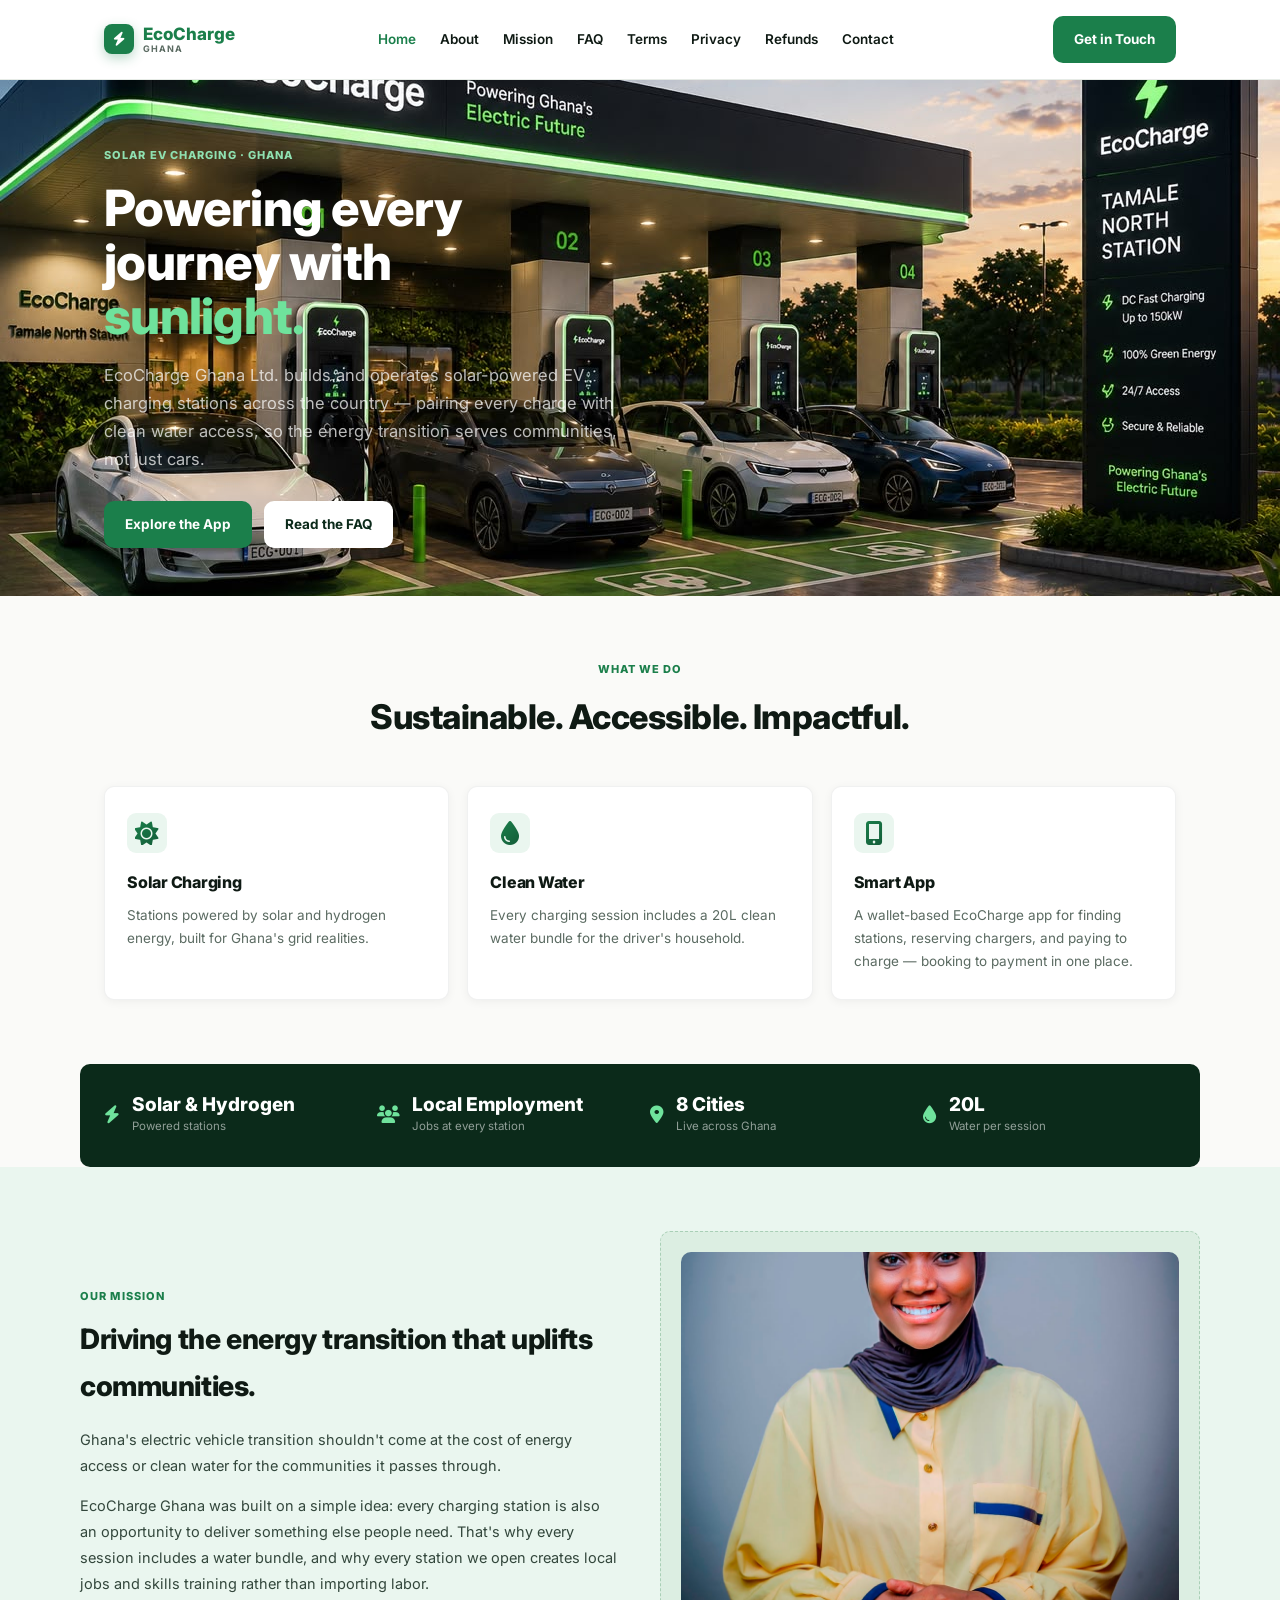
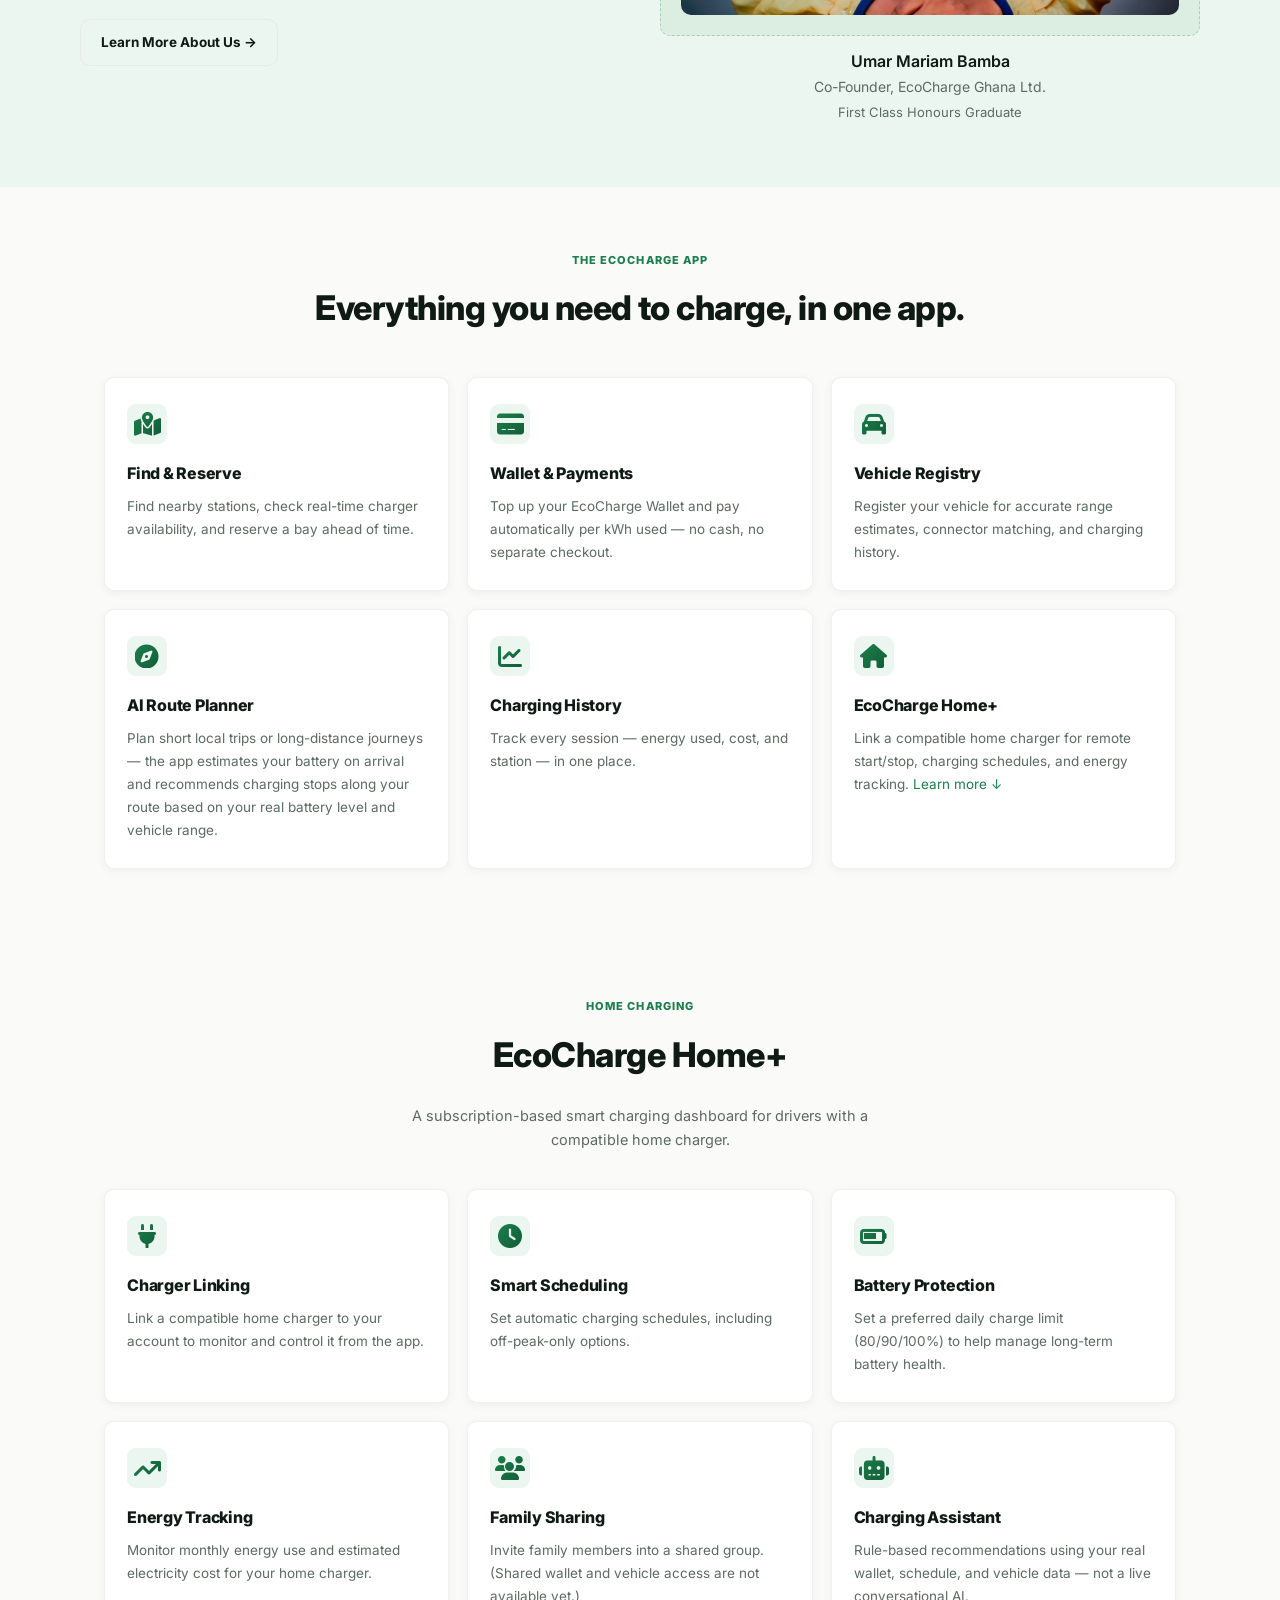
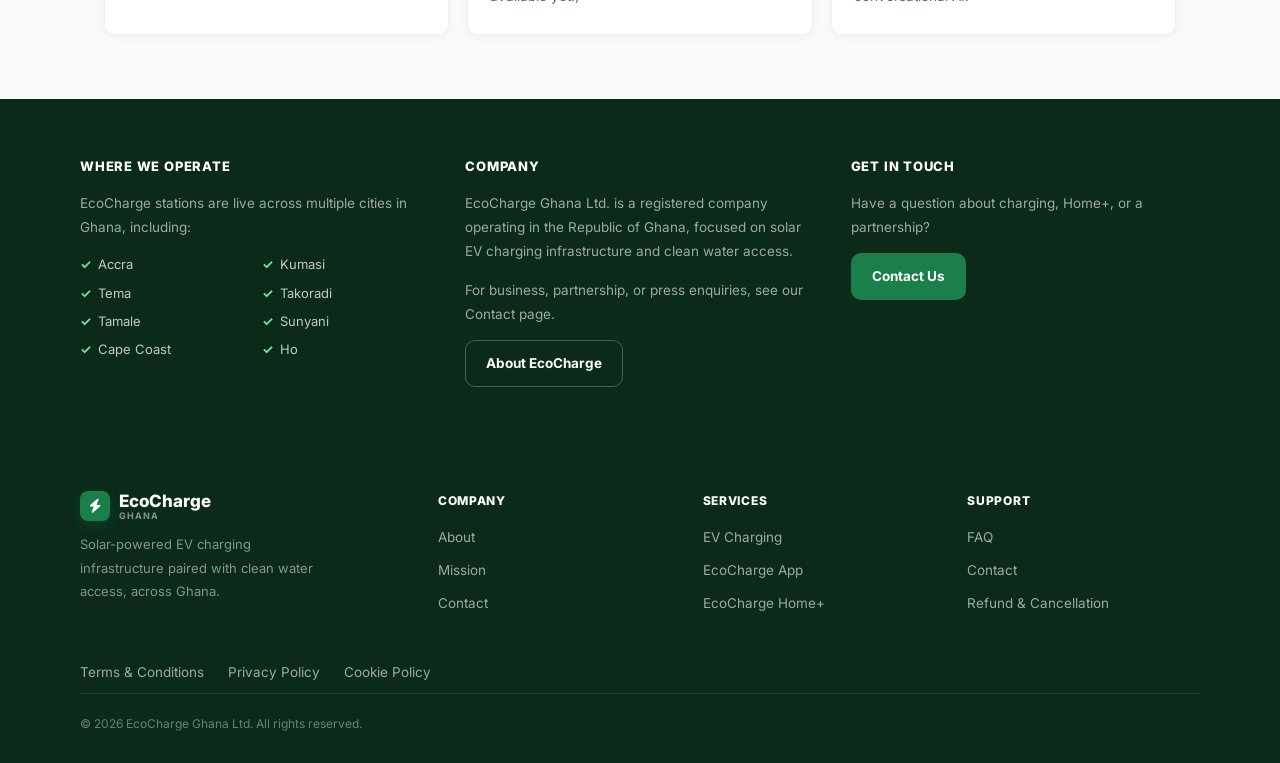
<file: index.html>
<!DOCTYPE html>
<html lang="en">
<head>
<meta charset="UTF-8">
<meta name="viewport" content="width=device-width, initial-scale=1.0">
<title>EcoCharge Ghana Ltd. — Solar EV Charging Across Ghana</title>
<meta name="description" content="EcoCharge Ghana Ltd. operates solar-powered EV charging stations across Ghana, pairing every charge with clean water access and a smart charging app with wallet, reservations, and AI trip planning.">
<link rel="stylesheet" href="style.css">
<link rel="stylesheet" href="https://cdnjs.cloudflare.com/ajax/libs/font-awesome/6.5.1/css/all.min.css">
</head>
<body>

<header class="site">
  <div class="nav-wrap">
    <a href="index.html" class="brand">
      <div class="mark"><i class="fa-solid fa-bolt"></i></div>
      <div class="name">EcoCharge<span class="sub">GHANA</span></div>
    </a>
    <button class="nav-toggle" aria-label="Toggle menu" onclick="document.querySelector('nav.links').classList.toggle('open')">
      <span></span><span></span><span></span>
    </button>
    <nav class="links">
      <a href="index.html" class="active">Home</a>
      <a href="index.html#about">About</a>
      <a href="index.html#mission">Mission</a>
      <a href="faq.html">FAQ</a>
      <a href="terms.html">Terms</a>
      <a href="privacy.html">Privacy</a>
      <a href="refund.html">Refunds</a>
      <a href="contact.html">Contact</a>
    </nav>
    <a href="contact.html" class="btn btn-primary" style="margin-left:16px;">Get in Touch</a>
  </div>
</header>

<section class="hero">
  <div class="hero-photo-placeholder">
    <img src="station-hero.jpg" alt="EcoCharge solar EV charging station" style="width:100%; height:100%; object-fit:cover; display:block;">
  </div>
  <div class="hero-inner">
    <div class="hero-eyebrow">Solar EV Charging · Ghana</div>
    <h1>Powering every journey with <span class="accent">sunlight.</span></h1>
    <p class="lede">EcoCharge Ghana Ltd. builds and operates solar-powered EV charging stations across the country — pairing every charge with clean water access, so the energy transition serves communities, not just cars.</p>
    <div class="cta-row">
      <a href="index.html#app" class="btn btn-primary">Explore the App</a>
      <a href="faq.html" class="btn btn-white">Read the FAQ</a>
    </div>
  </div>
</section>

<section class="section" id="about">
  <span class="section-label">What We Do</span>
  <h2 class="section-title">Sustainable. Accessible. Impactful.</h2>
  <div class="grid-3">
    <div class="feature-card">
      <div class="icon"><i class="fa-solid fa-sun"></i></div>
      <h3>Solar Charging</h3>
      <p>Stations powered by solar and hydrogen energy, built for Ghana's grid realities.</p>
    </div>
    <div class="feature-card">
      <div class="icon"><i class="fa-solid fa-droplet"></i></div>
      <h3>Clean Water</h3>
      <p>Every charging session includes a 20L clean water bundle for the driver's household.</p>
    </div>
    <div class="feature-card">
      <div class="icon"><i class="fa-solid fa-mobile-screen-button"></i></div>
      <h3>Smart App</h3>
      <p>A wallet-based EcoCharge app for finding stations, reserving chargers, and paying to charge — booking to payment in one place.</p>
    </div>
  </div>
</section>

<div style="padding: 0 24px;">
  <div class="stat-band">
    <div class="stat-item"><span class="stat-icon"><i class="fa-solid fa-bolt"></i></span><div><div class="stat-num">Solar &amp; Hydrogen</div><div class="stat-label">Powered stations</div></div></div>
    <div class="stat-item"><span class="stat-icon"><i class="fa-solid fa-users"></i></span><div><div class="stat-num">Local Employment</div><div class="stat-label">Jobs at every station</div></div></div>
    <div class="stat-item"><span class="stat-icon"><i class="fa-solid fa-location-dot"></i></span><div><div class="stat-num">8 Cities</div><div class="stat-label">Live across Ghana</div></div></div>
    <div class="stat-item"><span class="stat-icon"><i class="fa-solid fa-droplet"></i></span><div><div class="stat-num">20L</div><div class="stat-label">Water per session</div></div></div>
  </div>
</div>

<section class="mission-split" id="mission">
  <div class="mission-inner">
    <div>
      <span class="section-label" style="text-align:left;">Our Mission</span>
      <h2 style="font-size: 28px; margin-bottom: 16px;">Driving the energy transition that uplifts communities.</h2>
      <p>Ghana's electric vehicle transition shouldn't come at the cost of energy access or clean water for the communities it passes through.</p>
      <p>EcoCharge Ghana was built on a simple idea: every charging station is also an opportunity to deliver something else people need. That's why every session includes a water bundle, and why every station we open creates local jobs and skills training rather than importing labor.</p>
      <a href="contact.html" class="btn btn-outline" style="margin-top:8px;">Learn More About Us →</a>
    </div>
    <div>
      <div class="mission-photo-placeholder">
        <img src="cofounder.jpg" alt="Umar Mariam Bamba, Co-Founder of EcoCharge Ghana" style="width:100%; height:100%; object-fit:cover; display:block; border-radius: var(--radius, 12px);">
      </div>
      <div style="text-align:center; margin-top:12px;">
        <div style="font-weight:600; font-size:16px;">Umar Mariam Bamba</div>
        <div style="color:var(--muted); font-size:14px;">Co-Founder, EcoCharge Ghana Ltd.</div>
        <div style="color:var(--muted); font-size:13px; margin-top:2px;">First Class Honours Graduate</div>
      </div>
    </div>
  </div>
</section>

<section class="section" id="app">
  <span class="section-label">The EcoCharge App</span>
  <h2 class="section-title">Everything you need to charge, in one app.</h2>
  <div class="grid-3">
    <div class="feature-card">
      <div class="icon"><i class="fa-solid fa-map-location-dot"></i></div>
      <h3>Find &amp; Reserve</h3>
      <p>Find nearby stations, check real-time charger availability, and reserve a bay ahead of time.</p>
    </div>
    <div class="feature-card">
      <div class="icon"><i class="fa-solid fa-credit-card"></i></div>
      <h3>Wallet &amp; Payments</h3>
      <p>Top up your EcoCharge Wallet and pay automatically per kWh used — no cash, no separate checkout.</p>
    </div>
    <div class="feature-card">
      <div class="icon"><i class="fa-solid fa-car"></i></div>
      <h3>Vehicle Registry</h3>
      <p>Register your vehicle for accurate range estimates, connector matching, and charging history.</p>
    </div>
    <div class="feature-card">
      <div class="icon"><i class="fa-solid fa-compass"></i></div>
      <h3>AI Route Planner</h3>
      <p>Plan short local trips or long-distance journeys — the app estimates your battery on arrival and recommends charging stops along your route based on your real battery level and vehicle range.</p>
    </div>
    <div class="feature-card">
      <div class="icon"><i class="fa-solid fa-chart-line"></i></div>
      <h3>Charging History</h3>
      <p>Track every session — energy used, cost, and station — in one place.</p>
    </div>
    <div class="feature-card">
      <div class="icon"><i class="fa-solid fa-house"></i></div>
      <h3>EcoCharge Home+</h3>
      <p>Link a compatible home charger for remote start/stop, charging schedules, and energy tracking. <a href="index.html#homeplus">Learn more ↓</a></p>
    </div>
  </div>
</section>

<section class="section" id="homeplus" style="background: var(--card); border-radius: var(--radius); max-width: var(--wide);">
  <span class="section-label">Home Charging</span>
  <h2 class="section-title">EcoCharge Home+</h2>
  <p style="text-align:center; max-width: 56ch; margin: -20px auto 36px; color: var(--muted); font-size: 14.5px;">
    A subscription-based smart charging dashboard for drivers with a compatible home charger.
  </p>
  <div class="grid-3">
    <div class="feature-card">
      <div class="icon"><i class="fa-solid fa-plug"></i></div>
      <h3>Charger Linking</h3>
      <p>Link a compatible home charger to your account to monitor and control it from the app.</p>
    </div>
    <div class="feature-card">
      <div class="icon"><i class="fa-solid fa-clock"></i></div>
      <h3>Smart Scheduling</h3>
      <p>Set automatic charging schedules, including off-peak-only options.</p>
    </div>
    <div class="feature-card">
      <div class="icon"><i class="fa-solid fa-battery-three-quarters"></i></div>
      <h3>Battery Protection</h3>
      <p>Set a preferred daily charge limit (80/90/100%) to help manage long-term battery health.</p>
    </div>
    <div class="feature-card">
      <div class="icon"><i class="fa-solid fa-arrow-trend-up"></i></div>
      <h3>Energy Tracking</h3>
      <p>Monitor monthly energy use and estimated electricity cost for your home charger.</p>
    </div>
    <div class="feature-card">
      <div class="icon"><i class="fa-solid fa-users"></i></div>
      <h3>Family Sharing</h3>
      <p>Invite family members into a shared group. (Shared wallet and vehicle access are not available yet.)</p>
    </div>
    <div class="feature-card">
      <div class="icon"><i class="fa-solid fa-robot"></i></div>
      <h3>Charging Assistant</h3>
      <p>Rule-based recommendations using your real wallet, schedule, and vehicle data — not a live conversational AI.</p>
    </div>
  </div>
</section>

<div class="lower-band">
  <div class="lower-inner">
    <div>
      <h4>Where We Operate</h4>
      <p>EcoCharge stations are live across multiple cities in Ghana, including:</p>
      <ul class="region-list">
        <li>Accra</li><li>Kumasi</li>
        <li>Tema</li><li>Takoradi</li>
        <li>Tamale</li><li>Sunyani</li>
        <li>Cape Coast</li><li>Ho</li>
      </ul>
    </div>
    <div>
      <h4>Company</h4>
      <p>EcoCharge Ghana Ltd. is a registered company operating in the Republic of Ghana, focused on solar EV charging infrastructure and clean water access.</p>
      <p>For business, partnership, or press enquiries, see our Contact page.</p>
      <a href="contact.html" class="btn btn-outline" style="border-color: rgba(255,255,255,0.25); color: #fff;">About EcoCharge</a>
    </div>
    <div>
      <h4>Get in Touch</h4>
      <p>Have a question about charging, Home+, or a partnership?</p>
      <a href="contact.html" class="btn btn-primary">Contact Us</a>
    </div>
  </div>
</div>

<footer class="site">
  <div class="footer-inner">
    <div>
      <div class="brand"><div class="mark"><i class="fa-solid fa-bolt"></i></div><div class="name">EcoCharge<span class="sub" style="color:rgba(255,255,255,0.5);">GHANA</span></div></div>
      <p class="desc">Solar-powered EV charging infrastructure paired with clean water access, across Ghana.</p>
    </div>
    <div class="footer-col">
      <h5>Company</h5>
      <a href="index.html#about">About</a>
      <a href="index.html#mission">Mission</a>
      <a href="contact.html">Contact</a>
    </div>
    <div class="footer-col">
      <h5>Services</h5>
      <a href="index.html#app">EV Charging</a>
      <a href="index.html#app">EcoCharge App</a>
      <a href="index.html#homeplus">EcoCharge Home+</a>
    </div>
    <div class="footer-col">
      <h5>Support</h5>
      <a href="faq.html">FAQ</a>
      <a href="contact.html">Contact</a>
      <a href="refund.html">Refund &amp; Cancellation</a>
    </div>
  </div>
  <div class="footer-inner" style="grid-template-columns: 1fr; margin-bottom: 0; padding-top: 0;">
    <div class="footer-col" style="display:flex; gap: 24px; flex-wrap: wrap;">
      <a href="terms.html">Terms &amp; Conditions</a>
      <a href="privacy.html">Privacy Policy</a>
      <a href="cookies.html">Cookie Policy</a>
    </div>
  </div>
  <div class="footer-bottom">© 2026 EcoCharge Ghana Ltd. All rights reserved.</div>
</footer>

</body>
</html>
</file>
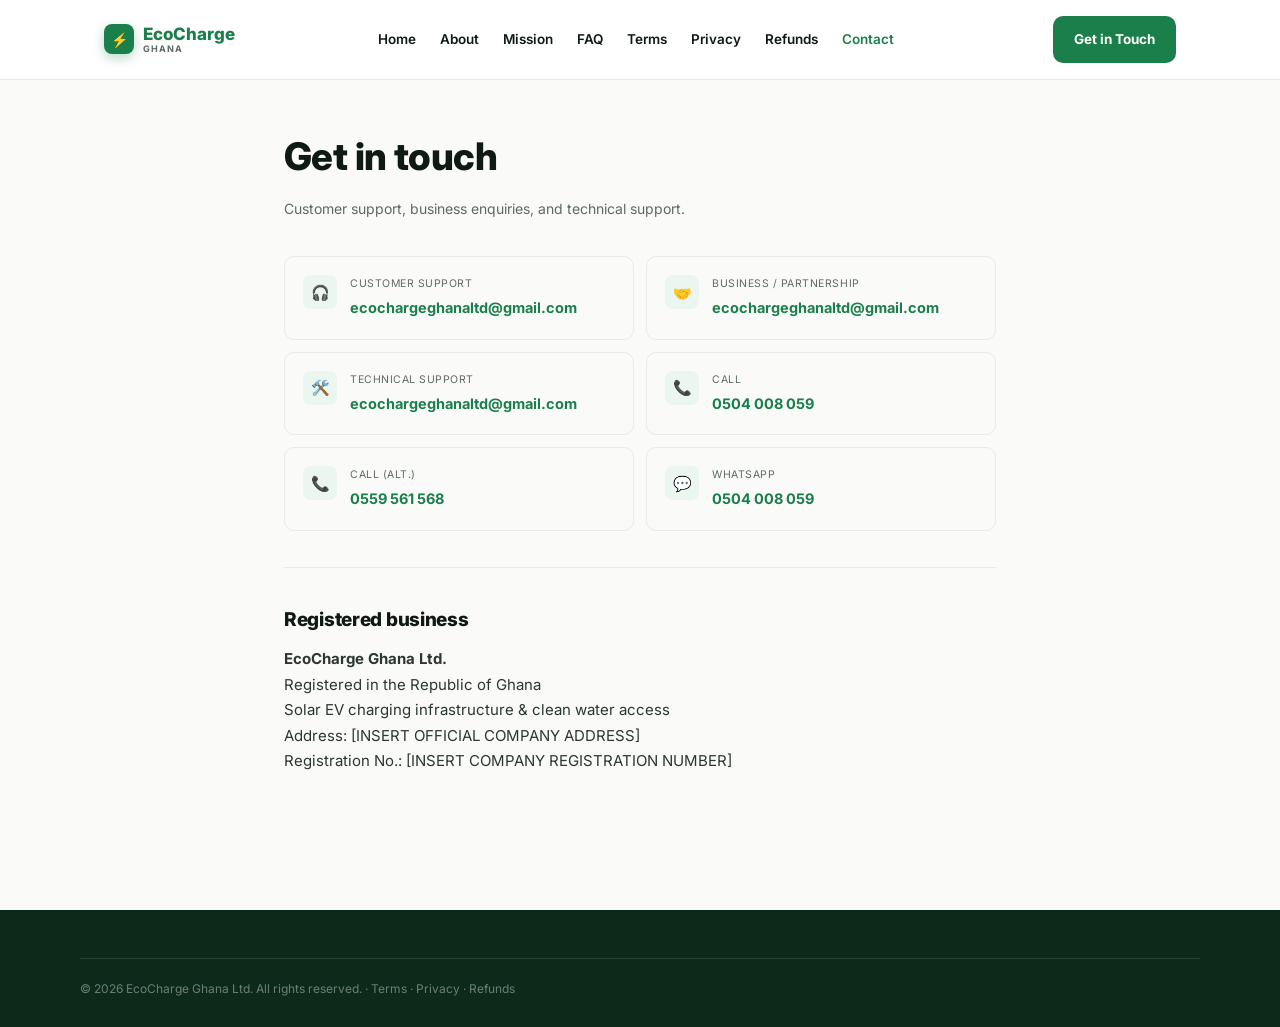
<file: contact.html>
<!DOCTYPE html>
<html lang="en">
<head>
<meta charset="UTF-8">
<meta name="viewport" content="width=device-width, initial-scale=1.0">
<title>Contact — EcoCharge Ghana Ltd.</title>
<link rel="stylesheet" href="style.css">
</head>
<body>

<header class="site">
  <div class="nav-wrap">
    <a href="index.html" class="brand"><div class="mark">⚡</div><div class="name">EcoCharge<span class="sub">GHANA</span></div></a>
    <button class="nav-toggle" aria-label="Toggle menu" onclick="document.querySelector('nav.links').classList.toggle('open')"><span></span><span></span><span></span></button>
    <nav class="links">
      <a href="index.html">Home</a><a href="index.html#about">About</a><a href="index.html#mission">Mission</a>
      <a href="faq.html">FAQ</a><a href="terms.html">Terms</a><a href="privacy.html">Privacy</a>
      <a href="refund.html">Refunds</a><a href="contact.html" class="active">Contact</a>
    </nav>
    <a href="contact.html" class="btn btn-primary" style="margin-left:16px;">Get in Touch</a>
  </div>
</header>

<main class="page">
  <h1 class="page-title">Get in touch</h1>
  <p class="subtitle">Customer support, business enquiries, and technical support.</p>

  <div class="contact-grid">
    <div class="contact-card">
      <div class="icon-wrap">🎧</div>
      <div>
        <div class="label">Customer Support</div>
        <div class="value"><a href="mailto:ecochargeghanaltd@gmail.com?subject=Customer%20Support">ecochargeghanaltd@gmail.com</a></div>
      </div>
    </div>
    <div class="contact-card">
      <div class="icon-wrap">🤝</div>
      <div>
        <div class="label">Business / Partnership</div>
        <div class="value"><a href="mailto:ecochargeghanaltd@gmail.com?subject=Partnership%20Enquiry">ecochargeghanaltd@gmail.com</a></div>
      </div>
    </div>
    <div class="contact-card">
      <div class="icon-wrap">🛠️</div>
      <div>
        <div class="label">Technical Support</div>
        <div class="value"><a href="mailto:ecochargeghanaltd@gmail.com?subject=Technical%20Support">ecochargeghanaltd@gmail.com</a></div>
      </div>
    </div>
    <div class="contact-card">
      <div class="icon-wrap">📞</div>
      <div>
        <div class="label">Call</div>
        <div class="value"><a href="tel:+233504008059">0504 008 059</a></div>
      </div>
    </div>
    <div class="contact-card">
      <div class="icon-wrap">📞</div>
      <div>
        <div class="label">Call (alt.)</div>
        <div class="value"><a href="tel:+233559561568">0559 561 568</a></div>
      </div>
    </div>
    <div class="contact-card">
      <div class="icon-wrap">💬</div>
      <div>
        <div class="label">WhatsApp</div>
        <div class="value"><a href="https://wa.me/233504008059" target="_blank" rel="noopener">0504 008 059</a></div>
      </div>
    </div>
  </div>

  <div class="divider"></div>

  <section class="block">
    <h2>Registered business</h2>
    <p><strong>EcoCharge Ghana Ltd.</strong><br>
    Registered in the Republic of Ghana<br>
    Solar EV charging infrastructure &amp; clean water access<br>
    Address: [INSERT OFFICIAL COMPANY ADDRESS]<br>
    Registration No.: [INSERT COMPANY REGISTRATION NUMBER]</p>
  </section>
</main>

<footer class="site">
  <div class="footer-bottom" style="max-width: var(--wide); margin: 0 auto;">© 2026 EcoCharge Ghana Ltd. All rights reserved. · <a href="terms.html" style="color:inherit;">Terms</a> · <a href="privacy.html" style="color:inherit;">Privacy</a> · <a href="refund.html" style="color:inherit;">Refunds</a></div>
</footer>

</body>
</html>
</file>
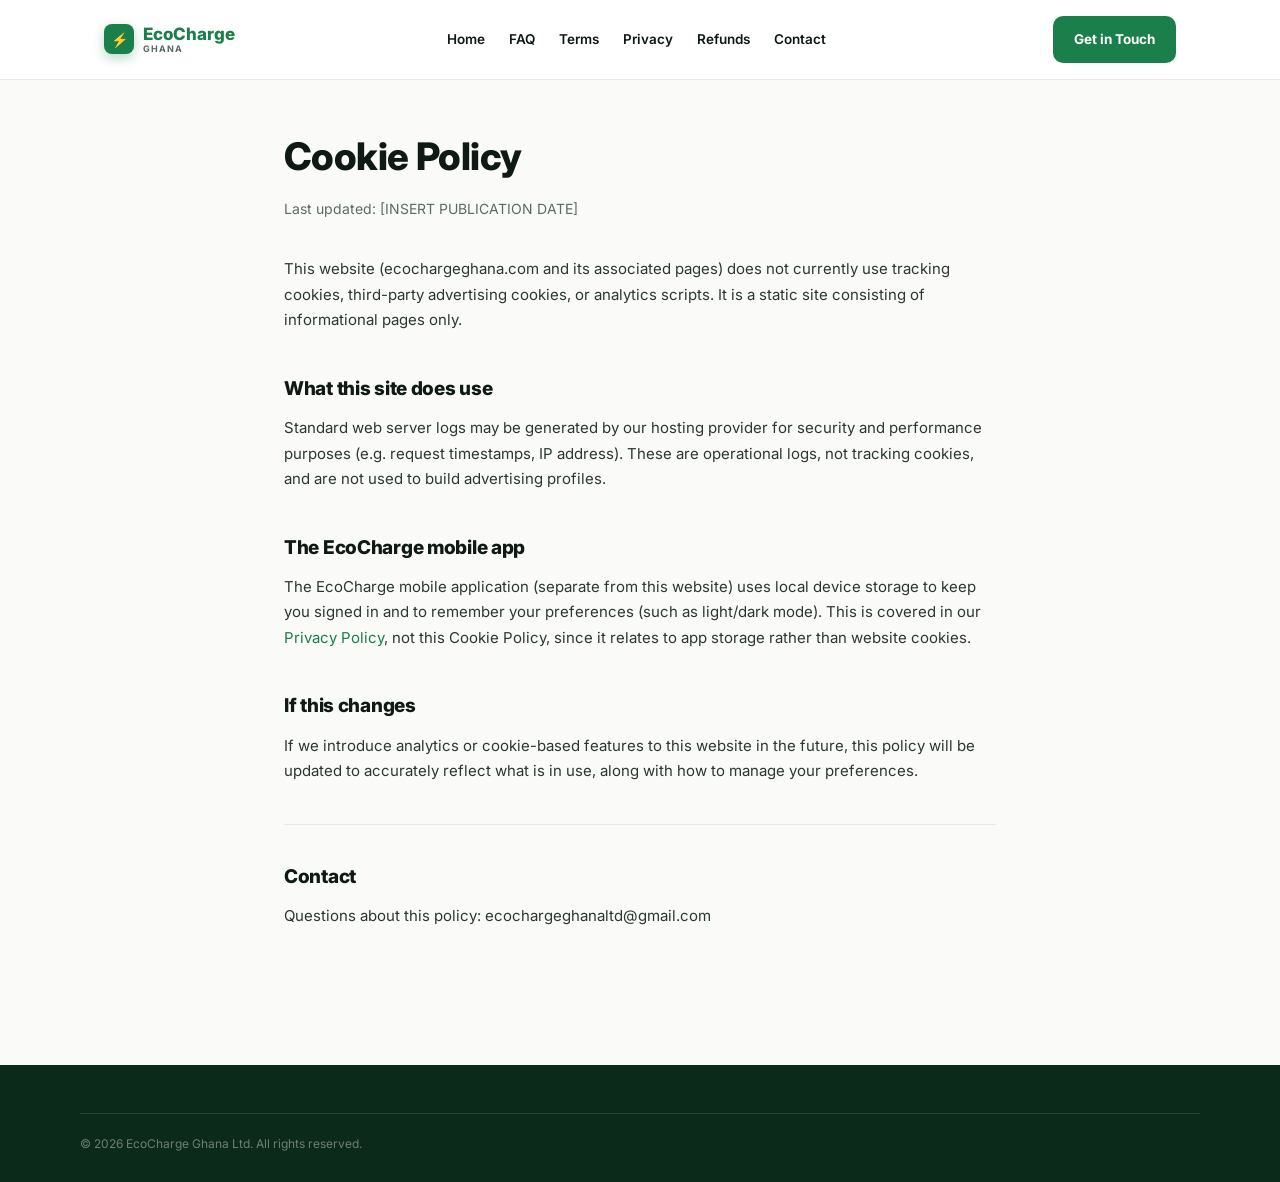
<file: cookies.html>
<!DOCTYPE html>
<html lang="en">
<head>
<meta charset="UTF-8">
<meta name="viewport" content="width=device-width, initial-scale=1.0">
<title>Cookie Policy — EcoCharge Ghana Ltd.</title>
<link rel="stylesheet" href="style.css">
</head>
<body>

<header class="site">
  <div class="nav-wrap">
    <a href="index.html" class="brand"><div class="mark">⚡</div><div class="name">EcoCharge<span class="sub">GHANA</span></div></a>
    <button class="nav-toggle" aria-label="Toggle menu" onclick="document.querySelector('nav.links').classList.toggle('open')"><span></span><span></span><span></span></button>
    <nav class="links">
      <a href="index.html">Home</a><a href="faq.html">FAQ</a><a href="terms.html">Terms</a>
      <a href="privacy.html">Privacy</a><a href="refund.html">Refunds</a><a href="contact.html">Contact</a>
    </nav>
    <a href="contact.html" class="btn btn-primary" style="margin-left:16px;">Get in Touch</a>
  </div>
</header>

<main class="page">
  <h1 class="page-title">Cookie Policy</h1>
  <p class="subtitle">Last updated: [INSERT PUBLICATION DATE]</p>

  <section class="block">
    <p>This website (ecochargeghana.com and its associated pages) does not currently use tracking cookies, third-party advertising cookies, or analytics scripts. It is a static site consisting of informational pages only.</p>
  </section>

  <section class="block">
    <h2>What this site does use</h2>
    <p>Standard web server logs may be generated by our hosting provider for security and performance purposes (e.g. request timestamps, IP address). These are operational logs, not tracking cookies, and are not used to build advertising profiles.</p>
  </section>

  <section class="block">
    <h2>The EcoCharge mobile app</h2>
    <p>The EcoCharge mobile application (separate from this website) uses local device storage to keep you signed in and to remember your preferences (such as light/dark mode). This is covered in our <a href="privacy.html">Privacy Policy</a>, not this Cookie Policy, since it relates to app storage rather than website cookies.</p>
  </section>

  <section class="block">
    <h2>If this changes</h2>
    <p>If we introduce analytics or cookie-based features to this website in the future, this policy will be updated to accurately reflect what is in use, along with how to manage your preferences.</p>
  </section>

  <div class="divider"></div>

  <section class="block">
    <h2>Contact</h2>
    <p>Questions about this policy: ecochargeghanaltd@gmail.com</p>
  </section>
</main>

<footer class="site">
  <div class="footer-bottom" style="max-width: var(--wide); margin: 0 auto;">© 2026 EcoCharge Ghana Ltd. All rights reserved.</div>
</footer>

</body>
</html>
</file>
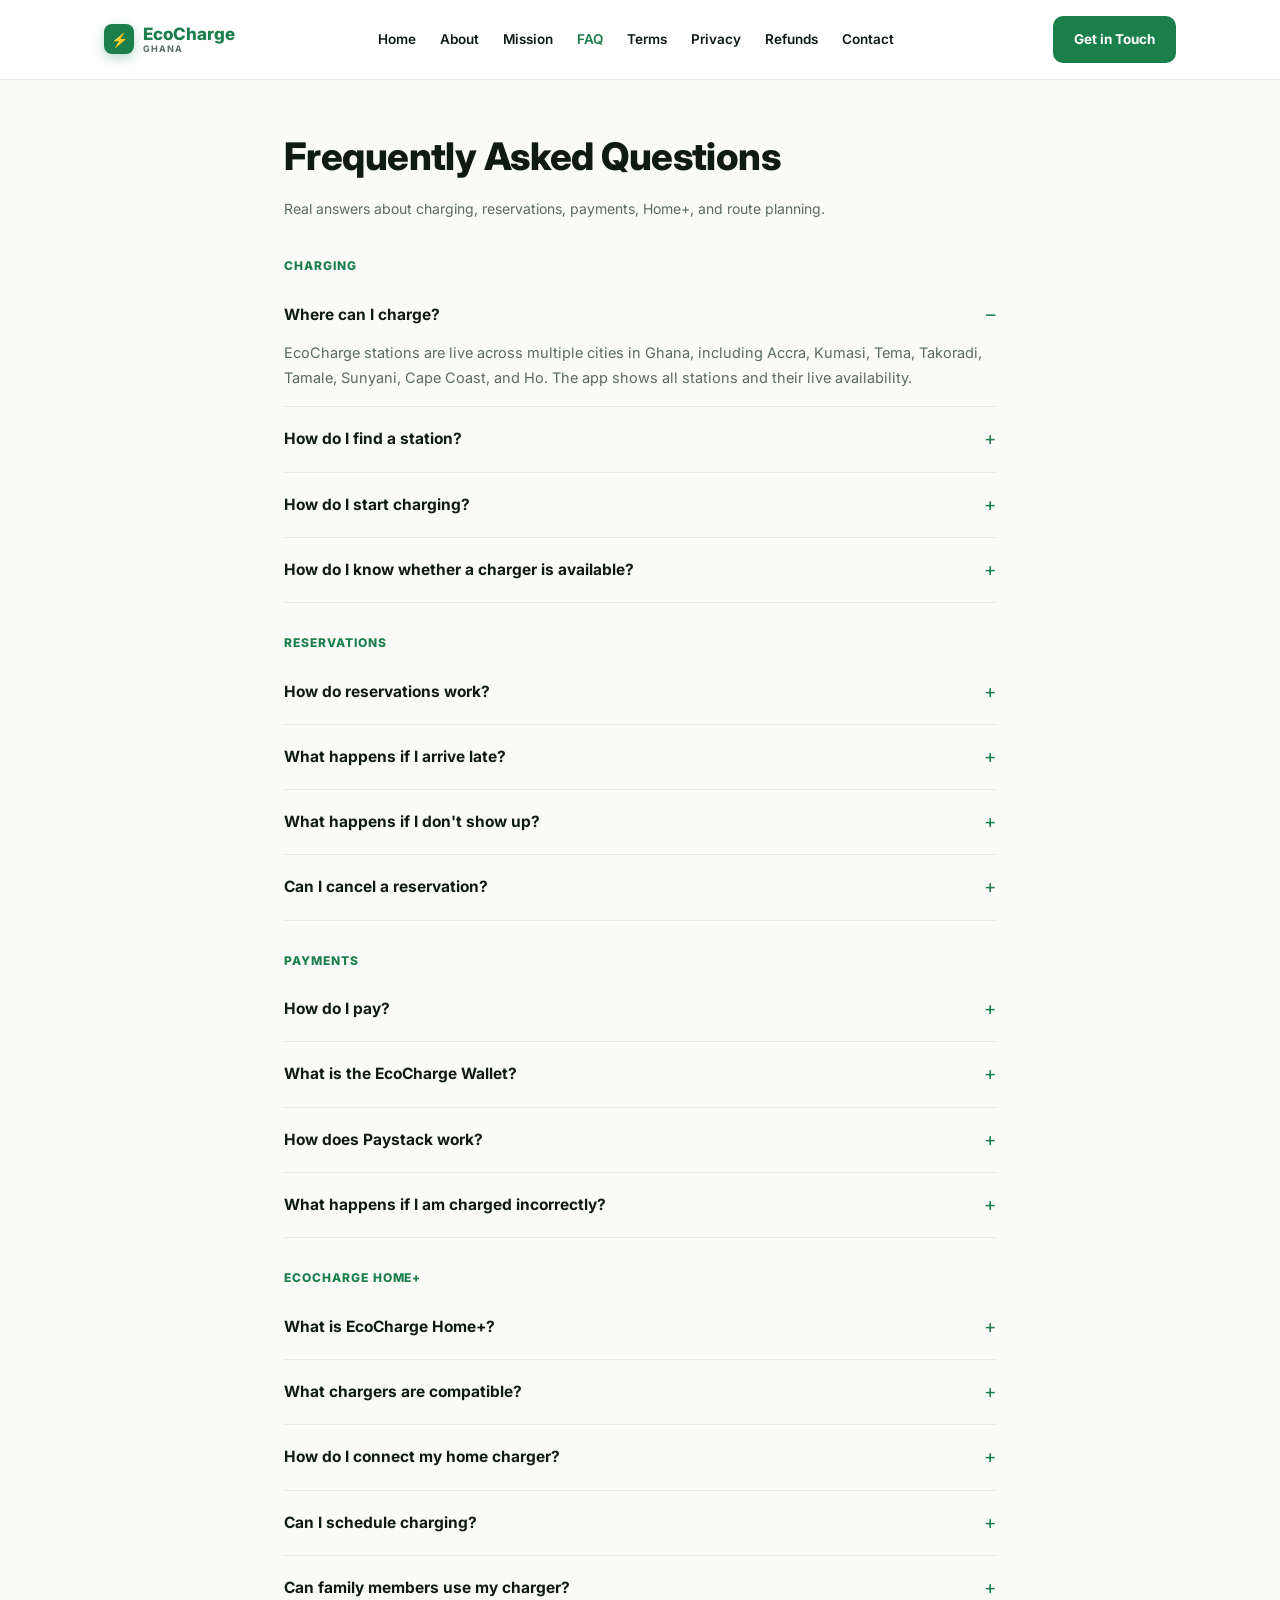
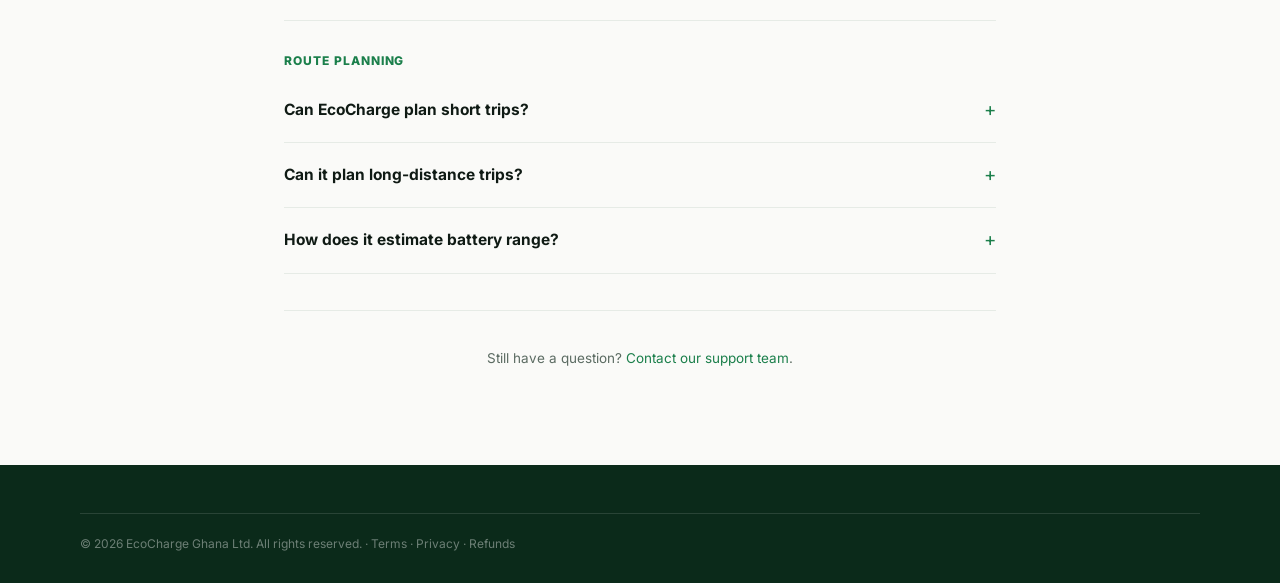
<file: faq.html>
<!DOCTYPE html>
<html lang="en">
<head>
<meta charset="UTF-8">
<meta name="viewport" content="width=device-width, initial-scale=1.0">
<title>FAQ — EcoCharge Ghana Ltd.</title>
<link rel="stylesheet" href="style.css">
</head>
<body>

<header class="site">
  <div class="nav-wrap">
    <a href="index.html" class="brand"><div class="mark">⚡</div><div class="name">EcoCharge<span class="sub">GHANA</span></div></a>
    <button class="nav-toggle" aria-label="Toggle menu" onclick="document.querySelector('nav.links').classList.toggle('open')"><span></span><span></span><span></span></button>
    <nav class="links">
      <a href="index.html">Home</a><a href="index.html#about">About</a><a href="index.html#mission">Mission</a>
      <a href="faq.html" class="active">FAQ</a><a href="terms.html">Terms</a><a href="privacy.html">Privacy</a>
      <a href="refund.html">Refunds</a><a href="contact.html">Contact</a>
    </nav>
    <a href="contact.html" class="btn btn-primary" style="margin-left:16px;">Get in Touch</a>
  </div>
</header>

<main class="page">
  <h1 class="page-title">Frequently Asked Questions</h1>
  <p class="subtitle">Real answers about charging, reservations, payments, Home+, and route planning.</p>

  <div class="faq-category">Charging</div>
  <details class="faq-item" open>
    <summary>Where can I charge?</summary>
    <div class="faq-a">EcoCharge stations are live across multiple cities in Ghana, including Accra, Kumasi, Tema, Takoradi, Tamale, Sunyani, Cape Coast, and Ho. The app shows all stations and their live availability.</div>
  </details>
  <details class="faq-item">
    <summary>How do I find a station?</summary>
    <div class="faq-a">Open the app and use "Find Stations" or the map view to see nearby chargers, along with bay availability and estimated wait.</div>
  </details>
  <details class="faq-item">
    <summary>How do I start charging?</summary>
    <div class="faq-a">Scan the QR code on the charger, or select "Charge Now" from the station screen if you're already there. Charging starts once your wallet has sufficient balance.</div>
  </details>
  <details class="faq-item">
    <summary>How do I know whether a charger is available?</summary>
    <div class="faq-a">The app shows a live bay count (e.g. "4/6 available") for each station, based on current charger status.</div>
  </details>

  <div class="faq-category">Reservations</div>
  <details class="faq-item">
    <summary>How do reservations work?</summary>
    <div class="faq-a">You can reserve a specific charger for a future time slot from the app. No payment is taken until your charging session actually begins.</div>
  </details>
  <details class="faq-item">
    <summary>What happens if I arrive late?</summary>
    <div class="faq-a">Reservations are held for a grace period after your selected time. See our <a href="refund.html">Refund &amp; Cancellation Policy</a> for details.</div>
  </details>
  <details class="faq-item">
    <summary>What happens if I don't show up?</summary>
    <div class="faq-a">Your reservation may be released after the grace period so other users can charge. Since no payment is taken until a session starts, a no-show does not itself incur a charge under current policy.</div>
  </details>
  <details class="faq-item">
    <summary>Can I cancel a reservation?</summary>
    <div class="faq-a">Yes, from the "My Bookings" section of the app before your session starts.</div>
  </details>

  <div class="faq-category">Payments</div>
  <details class="faq-item">
    <summary>How do I pay?</summary>
    <div class="faq-a">Top up your EcoCharge Wallet using card or mobile money via Paystack. Charging sessions are billed automatically from your wallet based on actual energy used.</div>
  </details>
  <details class="faq-item">
    <summary>What is the EcoCharge Wallet?</summary>
    <div class="faq-a">A prepaid in-app balance used to pay for charging and subscriptions. It has no cash value outside the app and can't be transferred to other users.</div>
  </details>
  <details class="faq-item">
    <summary>How does Paystack work?</summary>
    <div class="faq-a">Paystack is our payment processor. When you top up your wallet or pay for a subscription, Paystack securely handles the card/mobile money transaction. EcoCharge does not receive or store your full card details.</div>
  </details>
  <details class="faq-item">
    <summary>What happens if I am charged incorrectly?</summary>
    <div class="faq-a">Contact support with your transaction reference. See our <a href="refund.html">Refund &amp; Cancellation Policy</a> for how duplicate or incorrect charges are handled.</div>
  </details>

  <div class="faq-category">EcoCharge Home+</div>
  <details class="faq-item">
    <summary>What is EcoCharge Home+?</summary>
    <div class="faq-a">A paid subscription tier for drivers with a home charger — it adds smart scheduling, battery protection settings, energy tracking, and remote charger control from the app.</div>
  </details>
  <details class="faq-item">
    <summary>What chargers are compatible?</summary>
    <div class="faq-a">Home+ currently supports chargers compatible with our OCPP-based charger network. Compatibility is confirmed during the charger linking process in the app.</div>
  </details>
  <details class="faq-item">
    <summary>How do I connect my home charger?</summary>
    <div class="faq-a">Use Quick Connect in the Home+ section of the app to scan your charger's QR code and securely link it to your account.</div>
  </details>
  <details class="faq-item">
    <summary>Can I schedule charging?</summary>
    <div class="faq-a">Yes — Home+ subscribers can set recurring charging schedules, including off-peak-only options.</div>
  </details>
  <details class="faq-item">
    <summary>Can family members use my charger?</summary>
    <div class="faq-a">You can invite family members into a shared Family group from the app. Shared wallet access and shared vehicle/charger use are not available yet — this is a planned feature.</div>
  </details>

  <div class="faq-category">Route Planning</div>
  <details class="faq-item">
    <summary>Can EcoCharge plan short trips?</summary>
    <div class="faq-a">Yes. The AI Route Planner works for any distance — for local driving it acts as a driver assistant showing nearby stations and battery status; you don't need a long trip to use it.</div>
  </details>
  <details class="faq-item">
    <summary>Can it plan long-distance trips?</summary>
    <div class="faq-a">Yes. For longer journeys, it maps your route, estimates energy use, and recommends charging stops along the way based on your vehicle's range and current battery level.</div>
  </details>
  <details class="faq-item">
    <summary>How does it estimate battery range?</summary>
    <div class="faq-a">Using your vehicle's registered battery capacity and your manually entered current battery percentage. Live battery telemetry from the vehicle itself is not currently supported.</div>
  </details>

  <div class="divider"></div>
  <p style="text-align:center; color: var(--muted); font-size: 13.5px;">Still have a question? <a href="contact.html">Contact our support team</a>.</p>
</main>

<footer class="site">
  <div class="footer-bottom" style="max-width: var(--wide); margin: 0 auto;">© 2026 EcoCharge Ghana Ltd. All rights reserved. · <a href="terms.html" style="color:inherit;">Terms</a> · <a href="privacy.html" style="color:inherit;">Privacy</a> · <a href="refund.html" style="color:inherit;">Refunds</a></div>
</footer>

</body>
</html>
</file>
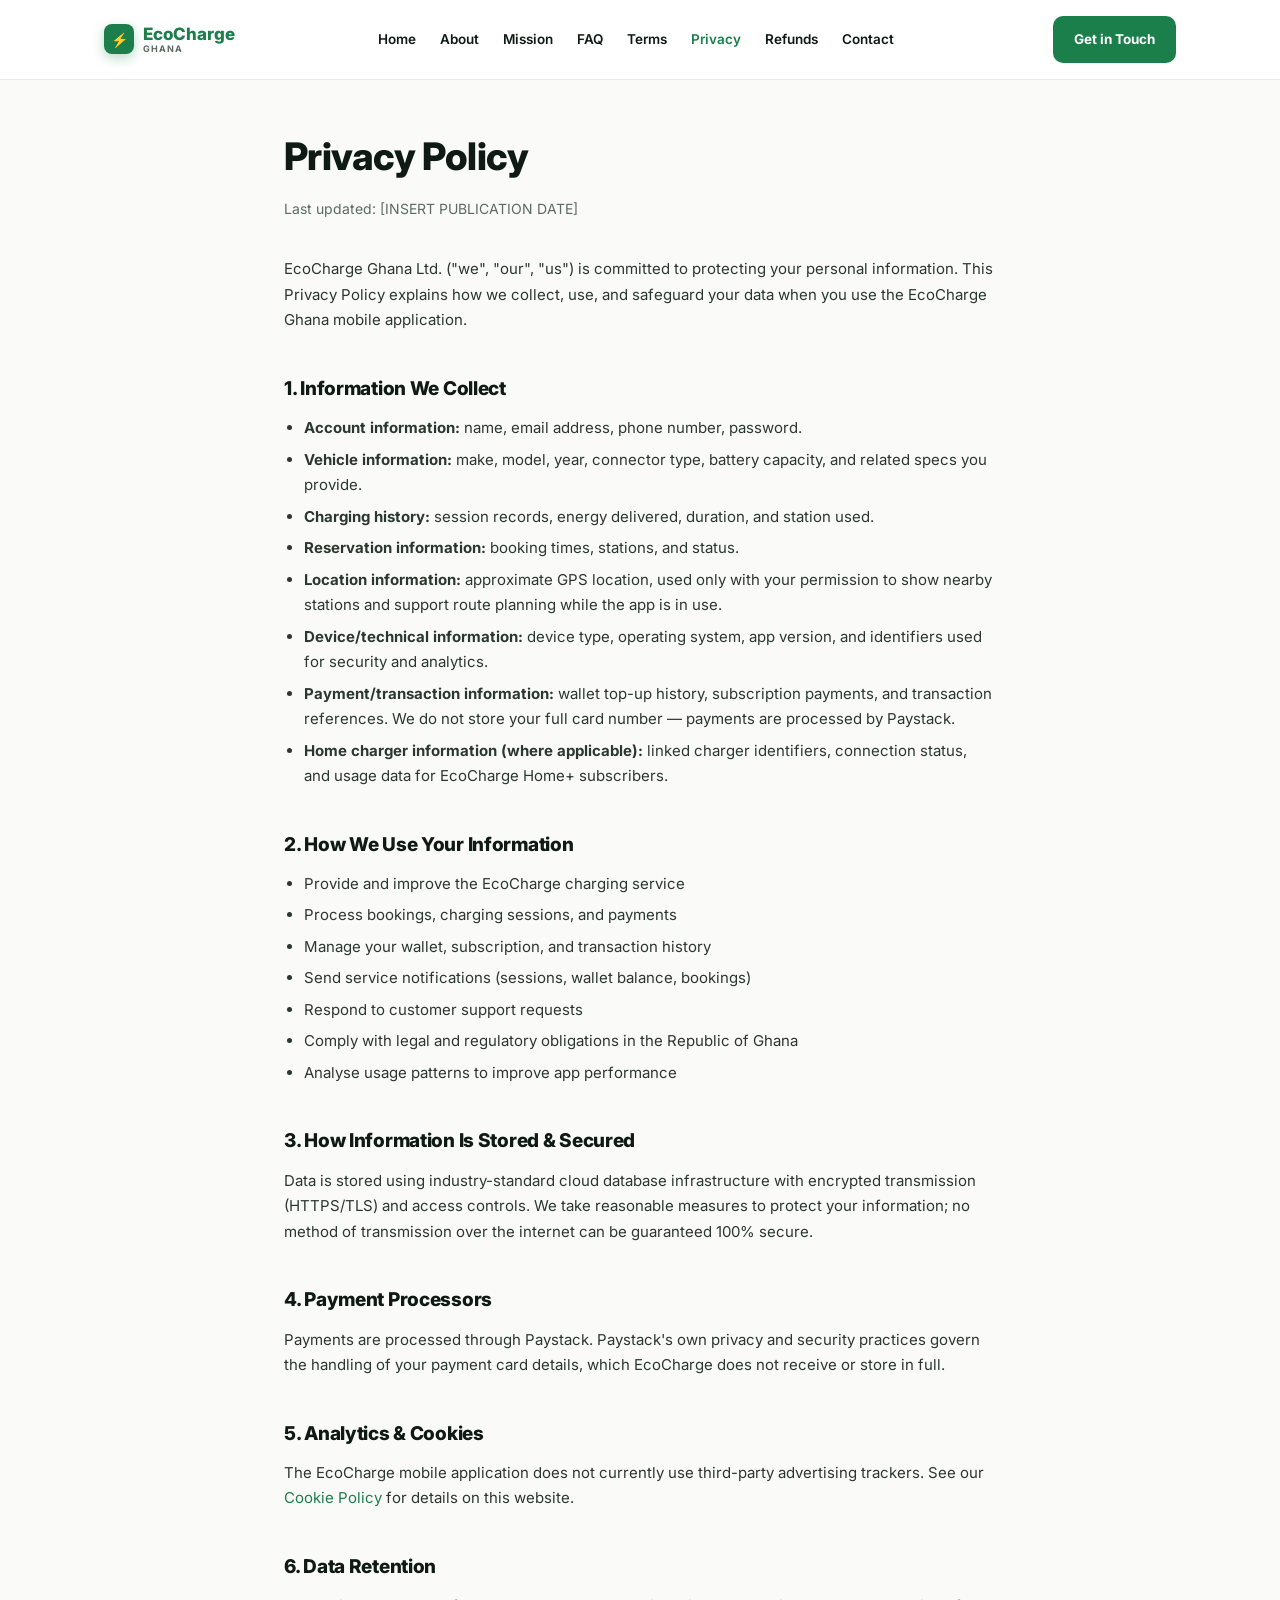
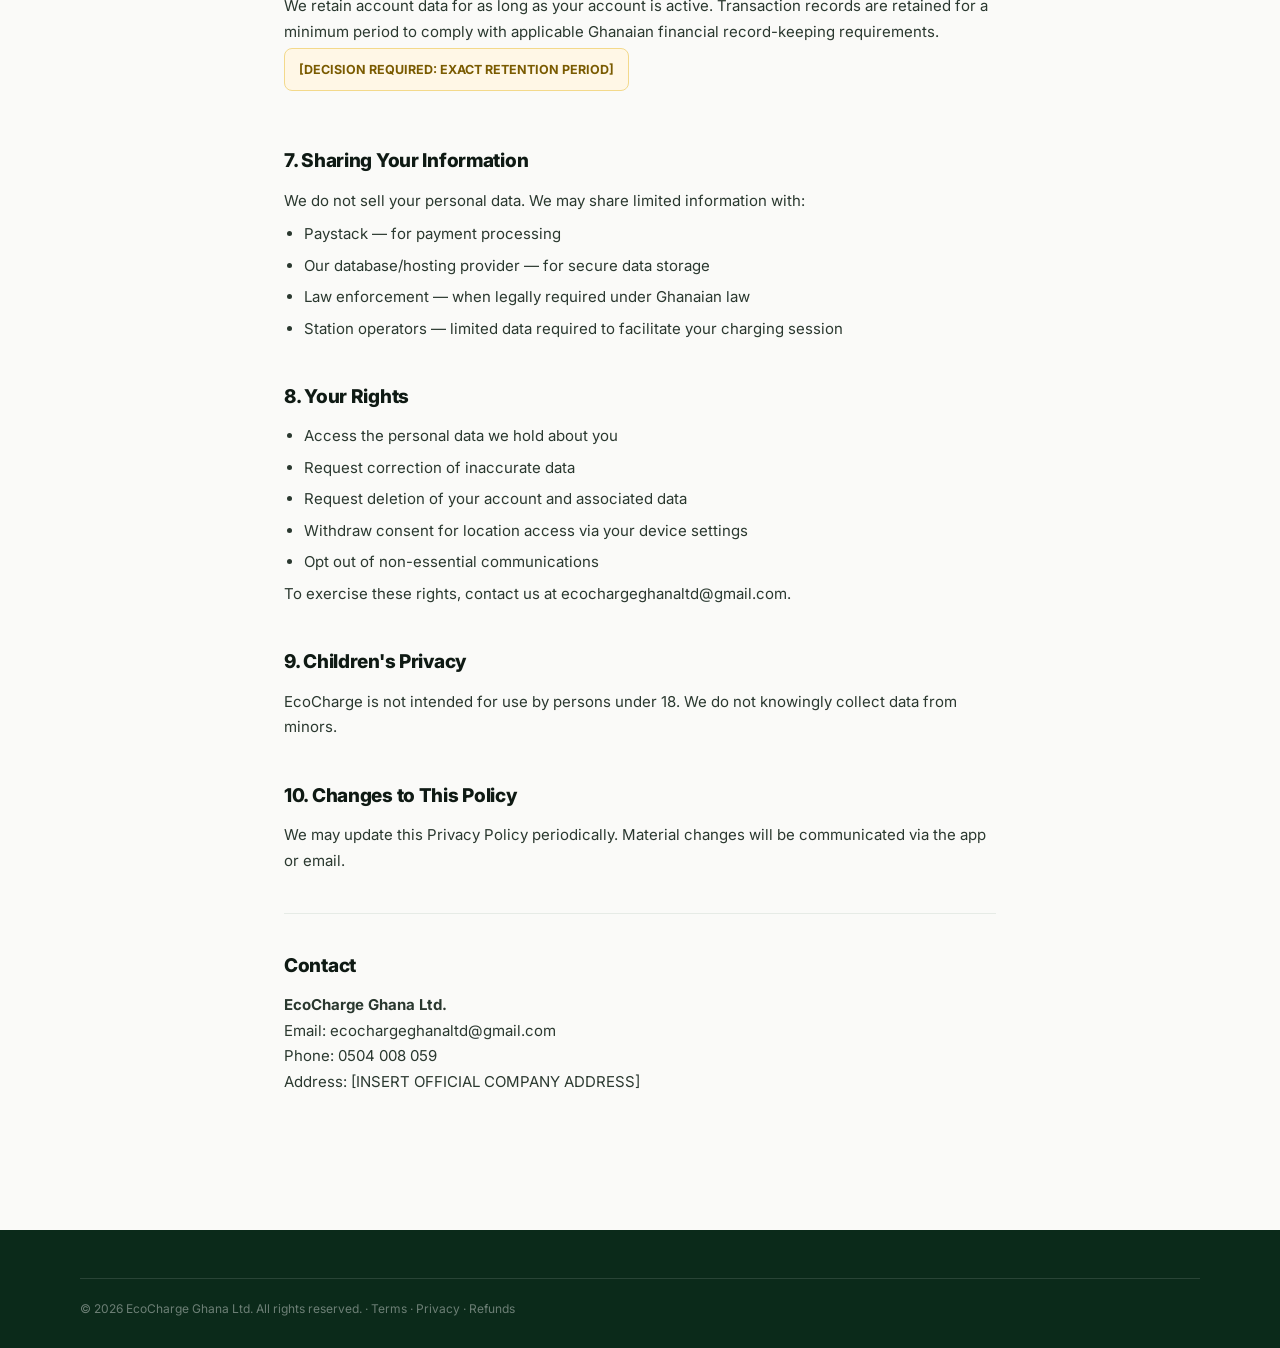
<file: privacy.html>
<!DOCTYPE html>
<html lang="en">
<head>
<meta charset="UTF-8">
<meta name="viewport" content="width=device-width, initial-scale=1.0">
<title>Privacy Policy — EcoCharge Ghana Ltd.</title>
<meta name="description" content="How EcoCharge Ghana collects, uses, and protects your personal information.">
<link rel="stylesheet" href="style.css">
</head>
<body>

<header class="site">
  <div class="nav-wrap">
    <a href="index.html" class="brand"><div class="mark">⚡</div><div class="name">EcoCharge<span class="sub">GHANA</span></div></a>
    <button class="nav-toggle" aria-label="Toggle menu" onclick="document.querySelector('nav.links').classList.toggle('open')"><span></span><span></span><span></span></button>
    <nav class="links">
      <a href="index.html">Home</a><a href="index.html#about">About</a><a href="index.html#mission">Mission</a>
      <a href="faq.html">FAQ</a><a href="terms.html">Terms</a><a href="privacy.html" class="active">Privacy</a>
      <a href="refund.html">Refunds</a><a href="contact.html">Contact</a>
    </nav>
    <a href="contact.html" class="btn btn-primary" style="margin-left:16px;">Get in Touch</a>
  </div>
</header>

<main class="page">
  <h1 class="page-title">Privacy Policy</h1>
  <p class="subtitle">Last updated: [INSERT PUBLICATION DATE]</p>

  <section class="block">
    <p>EcoCharge Ghana Ltd. ("we", "our", "us") is committed to protecting your personal information. This Privacy Policy explains how we collect, use, and safeguard your data when you use the EcoCharge Ghana mobile application.</p>
  </section>

  <section class="block">
    <h2>1. Information We Collect</h2>
    <ul>
      <li><strong>Account information:</strong> name, email address, phone number, password.</li>
      <li><strong>Vehicle information:</strong> make, model, year, connector type, battery capacity, and related specs you provide.</li>
      <li><strong>Charging history:</strong> session records, energy delivered, duration, and station used.</li>
      <li><strong>Reservation information:</strong> booking times, stations, and status.</li>
      <li><strong>Location information:</strong> approximate GPS location, used only with your permission to show nearby stations and support route planning while the app is in use.</li>
      <li><strong>Device/technical information:</strong> device type, operating system, app version, and identifiers used for security and analytics.</li>
      <li><strong>Payment/transaction information:</strong> wallet top-up history, subscription payments, and transaction references. We do not store your full card number — payments are processed by Paystack.</li>
      <li><strong>Home charger information (where applicable):</strong> linked charger identifiers, connection status, and usage data for EcoCharge Home+ subscribers.</li>
    </ul>
  </section>

  <section class="block">
    <h2>2. How We Use Your Information</h2>
    <ul>
      <li>Provide and improve the EcoCharge charging service</li>
      <li>Process bookings, charging sessions, and payments</li>
      <li>Manage your wallet, subscription, and transaction history</li>
      <li>Send service notifications (sessions, wallet balance, bookings)</li>
      <li>Respond to customer support requests</li>
      <li>Comply with legal and regulatory obligations in the Republic of Ghana</li>
      <li>Analyse usage patterns to improve app performance</li>
    </ul>
  </section>

  <section class="block">
    <h2>3. How Information Is Stored &amp; Secured</h2>
    <p>Data is stored using industry-standard cloud database infrastructure with encrypted transmission (HTTPS/TLS) and access controls. We take reasonable measures to protect your information; no method of transmission over the internet can be guaranteed 100% secure.</p>
  </section>

  <section class="block">
    <h2>4. Payment Processors</h2>
    <p>Payments are processed through Paystack. Paystack's own privacy and security practices govern the handling of your payment card details, which EcoCharge does not receive or store in full.</p>
  </section>

  <section class="block">
    <h2>5. Analytics &amp; Cookies</h2>
    <p>The EcoCharge mobile application does not currently use third-party advertising trackers. See our <a href="cookies.html">Cookie Policy</a> for details on this website.</p>
  </section>

  <section class="block">
    <h2>6. Data Retention</h2>
    <p>We retain account data for as long as your account is active. Transaction records are retained for a minimum period to comply with applicable Ghanaian financial record-keeping requirements. <span class="decision-flag">[DECISION REQUIRED: EXACT RETENTION PERIOD]</span></p>
  </section>

  <section class="block">
    <h2>7. Sharing Your Information</h2>
    <p>We do not sell your personal data. We may share limited information with:</p>
    <ul>
      <li>Paystack — for payment processing</li>
      <li>Our database/hosting provider — for secure data storage</li>
      <li>Law enforcement — when legally required under Ghanaian law</li>
      <li>Station operators — limited data required to facilitate your charging session</li>
    </ul>
  </section>

  <section class="block">
    <h2>8. Your Rights</h2>
    <ul>
      <li>Access the personal data we hold about you</li>
      <li>Request correction of inaccurate data</li>
      <li>Request deletion of your account and associated data</li>
      <li>Withdraw consent for location access via your device settings</li>
      <li>Opt out of non-essential communications</li>
    </ul>
    <p>To exercise these rights, contact us at ecochargeghanaltd@gmail.com.</p>
  </section>

  <section class="block">
    <h2>9. Children's Privacy</h2>
    <p>EcoCharge is not intended for use by persons under 18. We do not knowingly collect data from minors.</p>
  </section>

  <section class="block">
    <h2>10. Changes to This Policy</h2>
    <p>We may update this Privacy Policy periodically. Material changes will be communicated via the app or email.</p>
  </section>

  <div class="divider"></div>

  <section class="block">
    <h2>Contact</h2>
    <p><strong>EcoCharge Ghana Ltd.</strong><br>Email: ecochargeghanaltd@gmail.com<br>Phone: 0504 008 059<br>Address: [INSERT OFFICIAL COMPANY ADDRESS]</p>
  </section>
</main>

<footer class="site">
  <div class="footer-bottom" style="max-width: var(--wide); margin: 0 auto;">© 2026 EcoCharge Ghana Ltd. All rights reserved. · <a href="terms.html" style="color:inherit;">Terms</a> · <a href="privacy.html" style="color:inherit;">Privacy</a> · <a href="refund.html" style="color:inherit;">Refunds</a></div>
</footer>

</body>
</html>
</file>
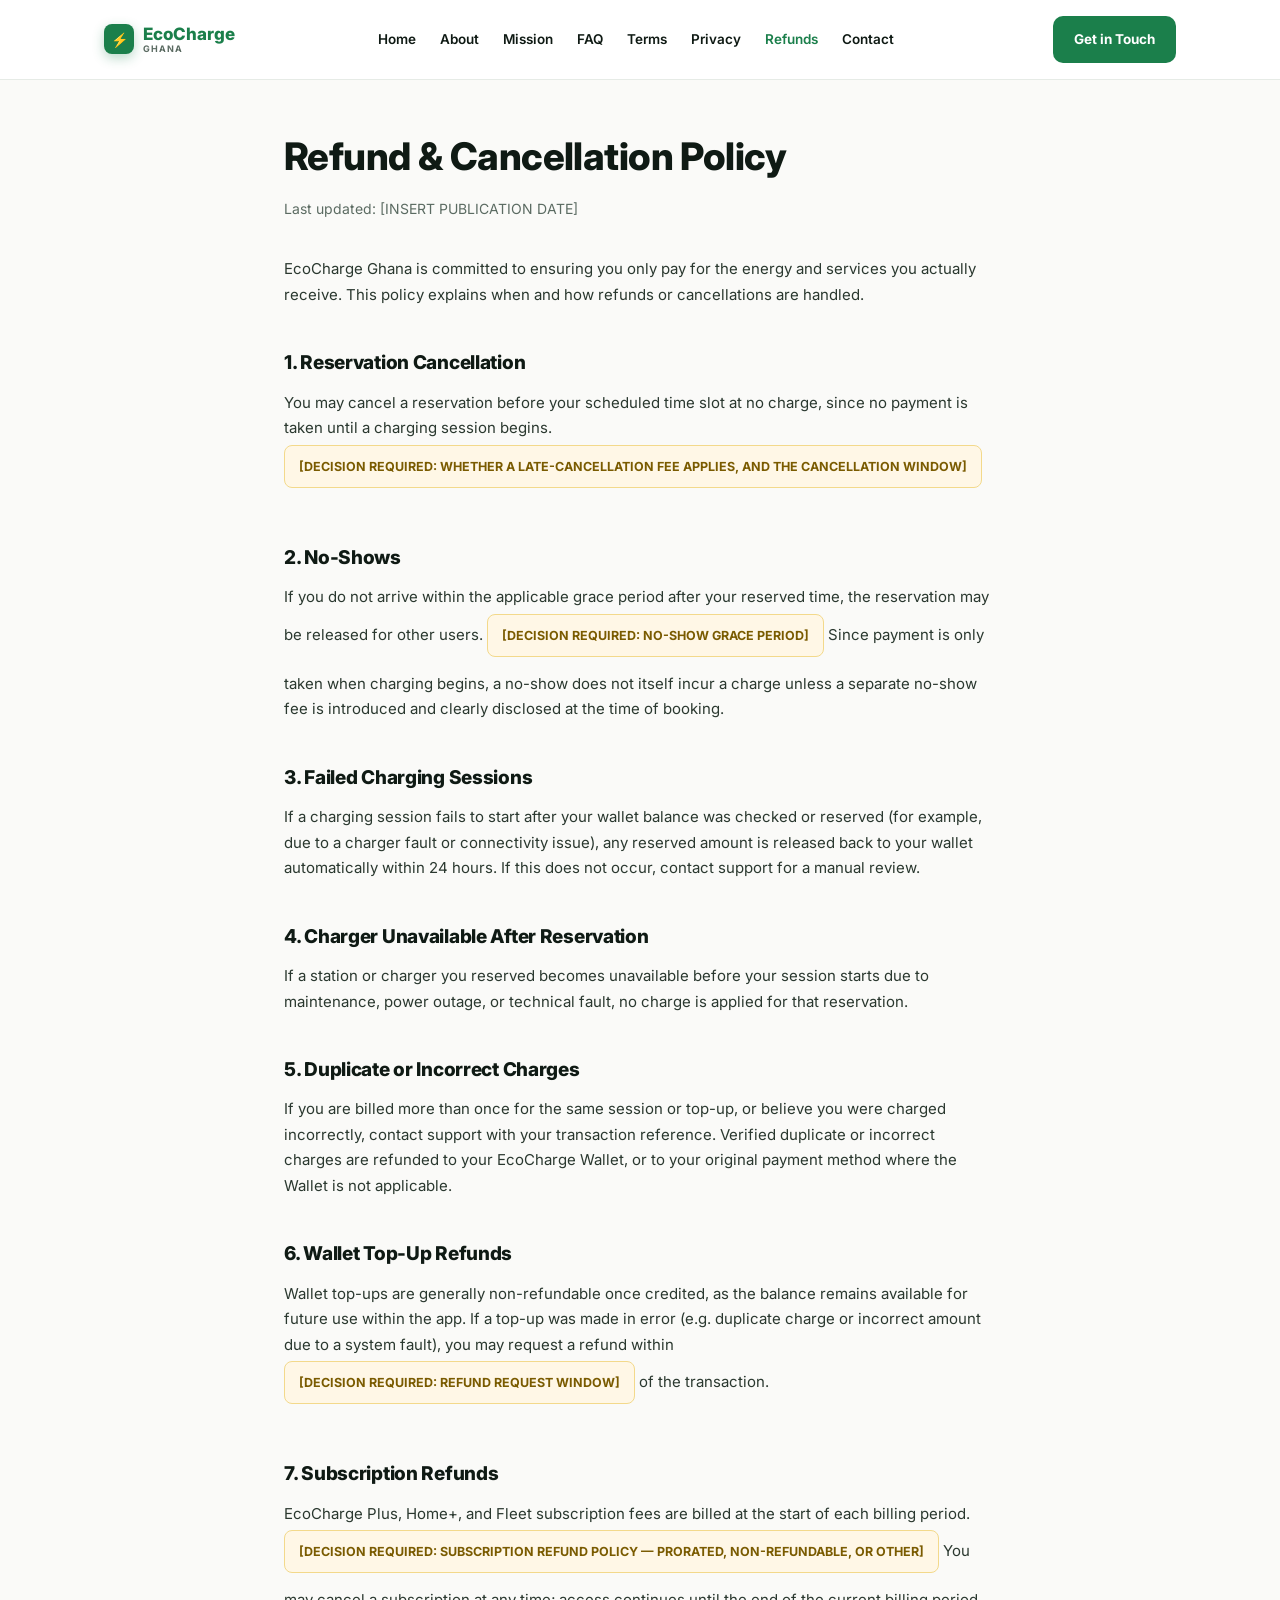
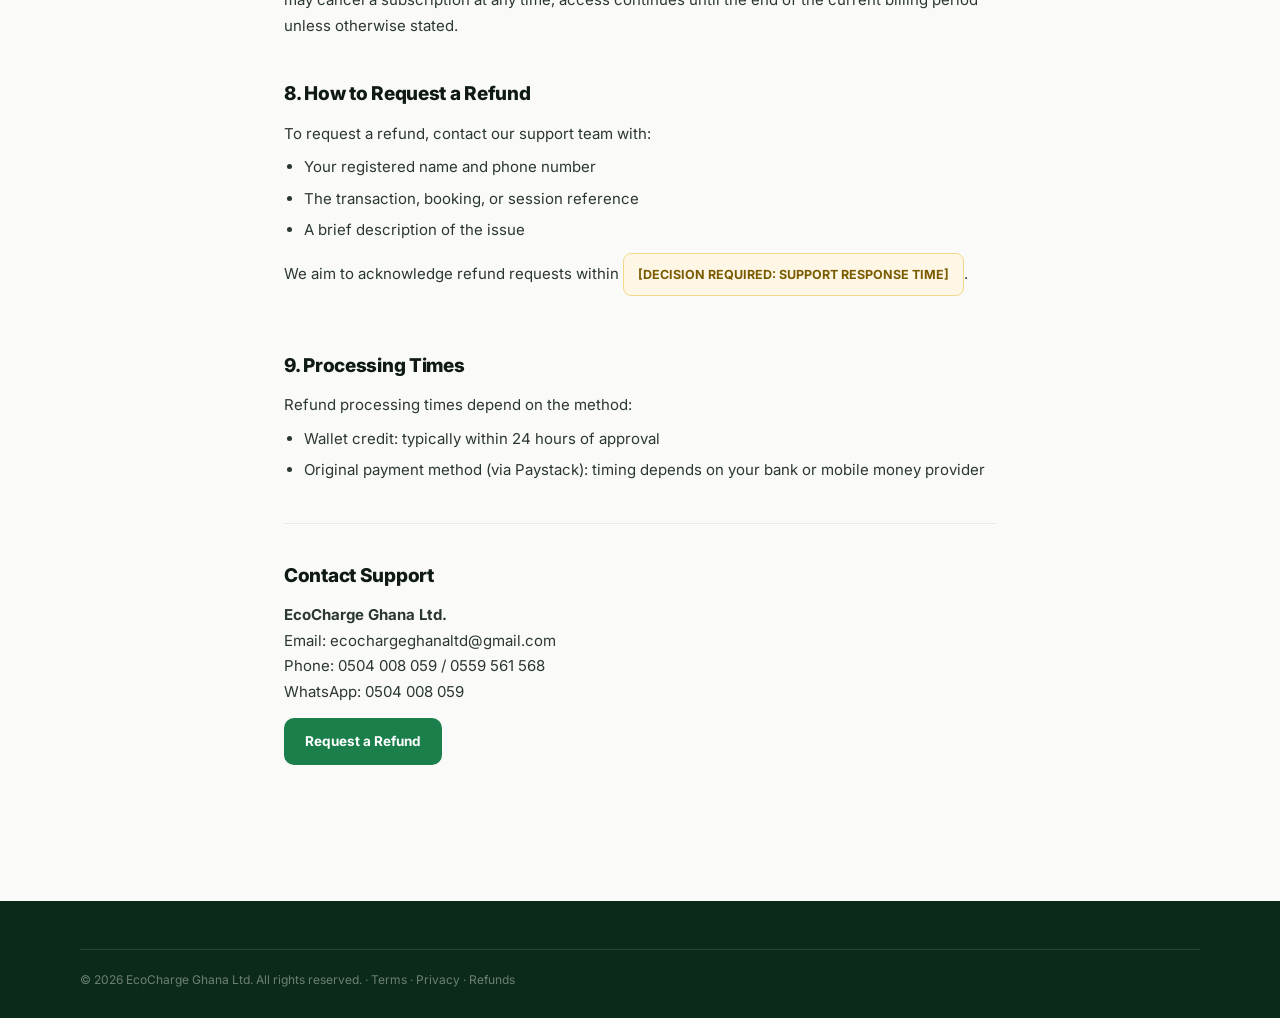
<file: refund.html>
<!DOCTYPE html>
<html lang="en">
<head>
<meta charset="UTF-8">
<meta name="viewport" content="width=device-width, initial-scale=1.0">
<title>Refund &amp; Cancellation Policy — EcoCharge Ghana Ltd.</title>
<meta name="description" content="How refunds, reservation cancellations, and failed charging sessions are handled at EcoCharge Ghana.">
<link rel="stylesheet" href="style.css">
</head>
<body>

<header class="site">
  <div class="nav-wrap">
    <a href="index.html" class="brand"><div class="mark">⚡</div><div class="name">EcoCharge<span class="sub">GHANA</span></div></a>
    <button class="nav-toggle" aria-label="Toggle menu" onclick="document.querySelector('nav.links').classList.toggle('open')"><span></span><span></span><span></span></button>
    <nav class="links">
      <a href="index.html">Home</a><a href="index.html#about">About</a><a href="index.html#mission">Mission</a>
      <a href="faq.html">FAQ</a><a href="terms.html">Terms</a><a href="privacy.html">Privacy</a>
      <a href="refund.html" class="active">Refunds</a><a href="contact.html">Contact</a>
    </nav>
    <a href="contact.html" class="btn btn-primary" style="margin-left:16px;">Get in Touch</a>
  </div>
</header>

<main class="page">
  <h1 class="page-title">Refund &amp; Cancellation Policy</h1>
  <p class="subtitle">Last updated: [INSERT PUBLICATION DATE]</p>

  <section class="block">
    <p>EcoCharge Ghana is committed to ensuring you only pay for the energy and services you actually receive. This policy explains when and how refunds or cancellations are handled.</p>
  </section>

  <section class="block">
    <h2>1. Reservation Cancellation</h2>
    <p>You may cancel a reservation before your scheduled time slot at no charge, since no payment is taken until a charging session begins. <span class="decision-flag">[DECISION REQUIRED: WHETHER A LATE-CANCELLATION FEE APPLIES, AND THE CANCELLATION WINDOW]</span></p>
  </section>

  <section class="block">
    <h2>2. No-Shows</h2>
    <p>If you do not arrive within the applicable grace period after your reserved time, the reservation may be released for other users. <span class="decision-flag">[DECISION REQUIRED: NO-SHOW GRACE PERIOD]</span> Since payment is only taken when charging begins, a no-show does not itself incur a charge unless a separate no-show fee is introduced and clearly disclosed at the time of booking.</p>
  </section>

  <section class="block">
    <h2>3. Failed Charging Sessions</h2>
    <p>If a charging session fails to start after your wallet balance was checked or reserved (for example, due to a charger fault or connectivity issue), any reserved amount is released back to your wallet automatically within 24 hours. If this does not occur, contact support for a manual review.</p>
  </section>

  <section class="block">
    <h2>4. Charger Unavailable After Reservation</h2>
    <p>If a station or charger you reserved becomes unavailable before your session starts due to maintenance, power outage, or technical fault, no charge is applied for that reservation.</p>
  </section>

  <section class="block">
    <h2>5. Duplicate or Incorrect Charges</h2>
    <p>If you are billed more than once for the same session or top-up, or believe you were charged incorrectly, contact support with your transaction reference. Verified duplicate or incorrect charges are refunded to your EcoCharge Wallet, or to your original payment method where the Wallet is not applicable.</p>
  </section>

  <section class="block">
    <h2>6. Wallet Top-Up Refunds</h2>
    <p>Wallet top-ups are generally non-refundable once credited, as the balance remains available for future use within the app. If a top-up was made in error (e.g. duplicate charge or incorrect amount due to a system fault), you may request a refund within <span class="decision-flag">[DECISION REQUIRED: REFUND REQUEST WINDOW]</span> of the transaction.</p>
  </section>

  <section class="block">
    <h2>7. Subscription Refunds</h2>
    <p>EcoCharge Plus, Home+, and Fleet subscription fees are billed at the start of each billing period. <span class="decision-flag">[DECISION REQUIRED: SUBSCRIPTION REFUND POLICY — PRORATED, NON-REFUNDABLE, OR OTHER]</span> You may cancel a subscription at any time; access continues until the end of the current billing period unless otherwise stated.</p>
  </section>

  <section class="block">
    <h2>8. How to Request a Refund</h2>
    <p>To request a refund, contact our support team with:</p>
    <ul>
      <li>Your registered name and phone number</li>
      <li>The transaction, booking, or session reference</li>
      <li>A brief description of the issue</li>
    </ul>
    <p>We aim to acknowledge refund requests within <span class="decision-flag">[DECISION REQUIRED: SUPPORT RESPONSE TIME]</span>.</p>
  </section>

  <section class="block">
    <h2>9. Processing Times</h2>
    <p>Refund processing times depend on the method:</p>
    <ul>
      <li>Wallet credit: typically within 24 hours of approval</li>
      <li>Original payment method (via Paystack): timing depends on your bank or mobile money provider</li>
    </ul>
  </section>

  <div class="divider"></div>

  <section class="block">
    <h2>Contact Support</h2>
    <p><strong>EcoCharge Ghana Ltd.</strong><br>Email: ecochargeghanaltd@gmail.com<br>Phone: 0504 008 059 / 0559 561 568<br>WhatsApp: 0504 008 059</p>
    <a href="mailto:ecochargeghanaltd@gmail.com?subject=Refund%20Request" class="btn btn-primary" style="margin-top:14px;">Request a Refund</a>
  </section>
</main>

<footer class="site">
  <div class="footer-bottom" style="max-width: var(--wide); margin: 0 auto;">© 2026 EcoCharge Ghana Ltd. All rights reserved. · <a href="terms.html" style="color:inherit;">Terms</a> · <a href="privacy.html" style="color:inherit;">Privacy</a> · <a href="refund.html" style="color:inherit;">Refunds</a></div>
</footer>

</body>
</html>
</file>
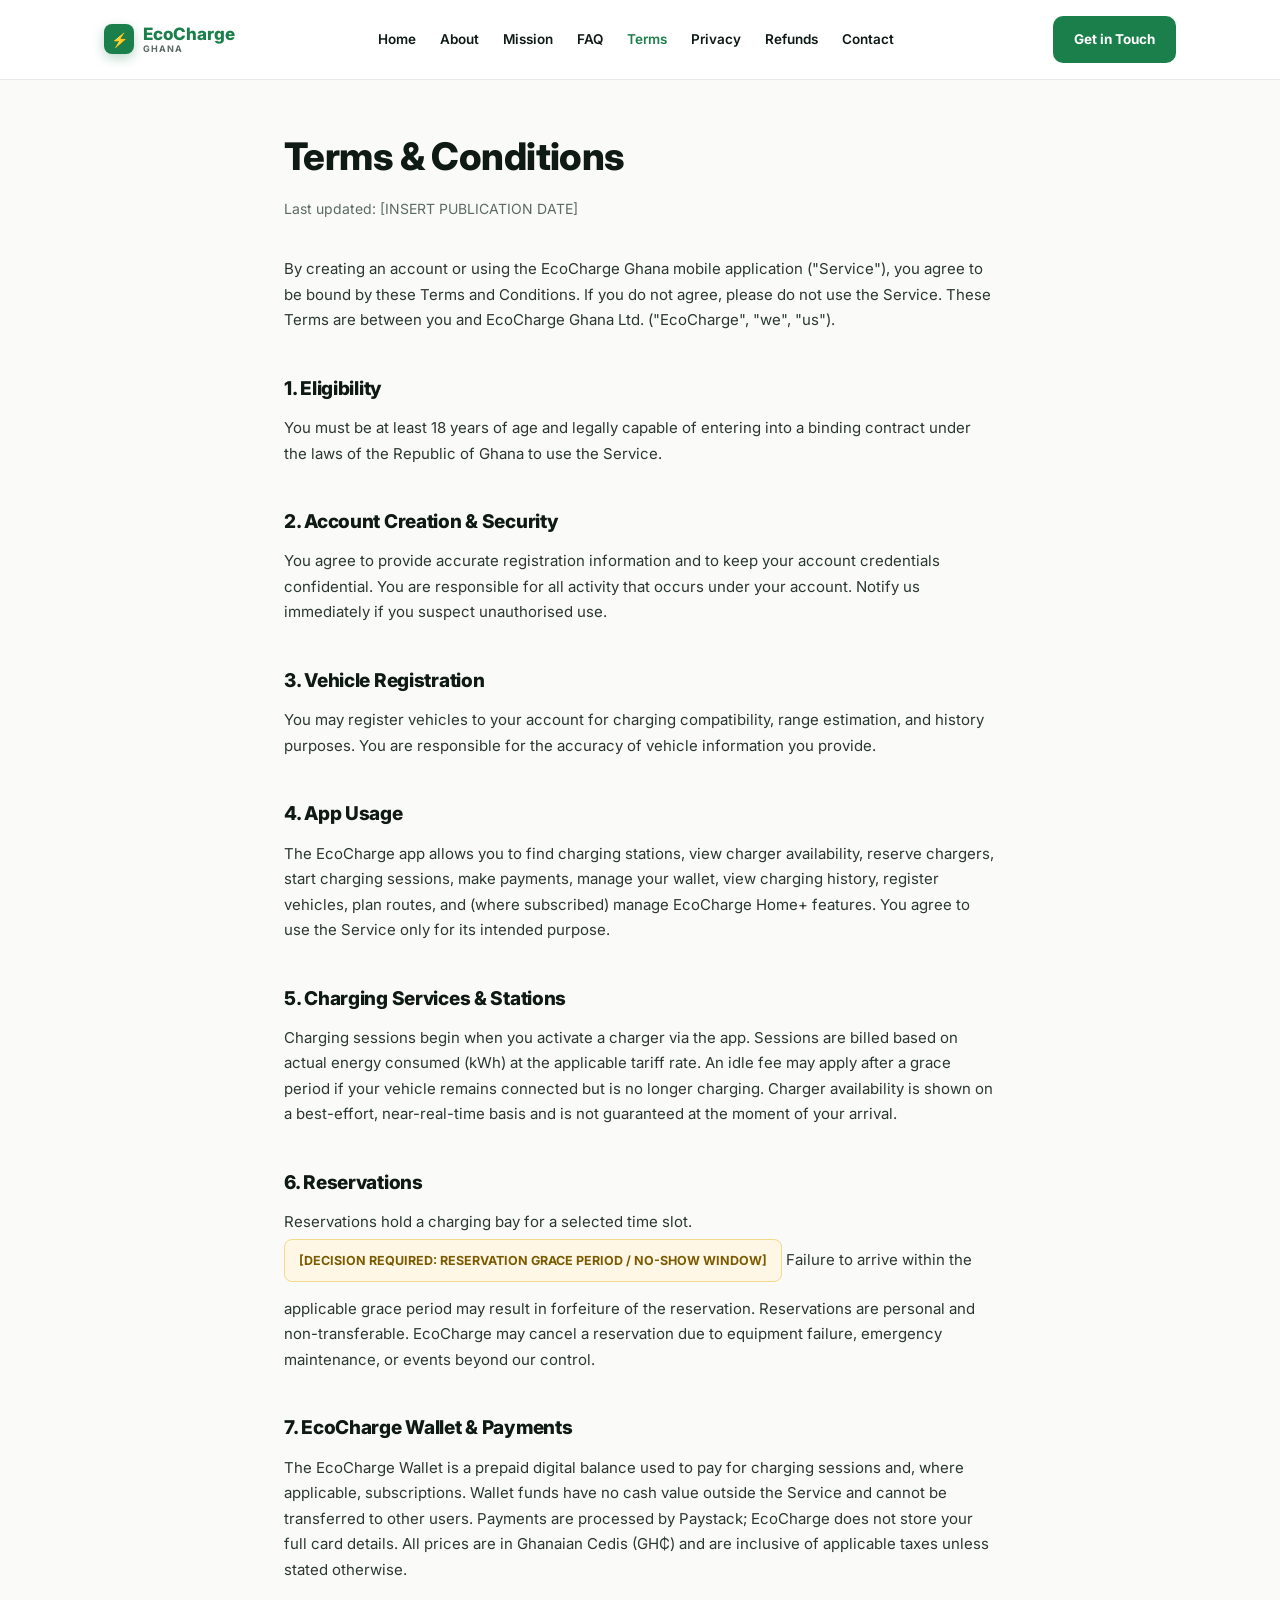
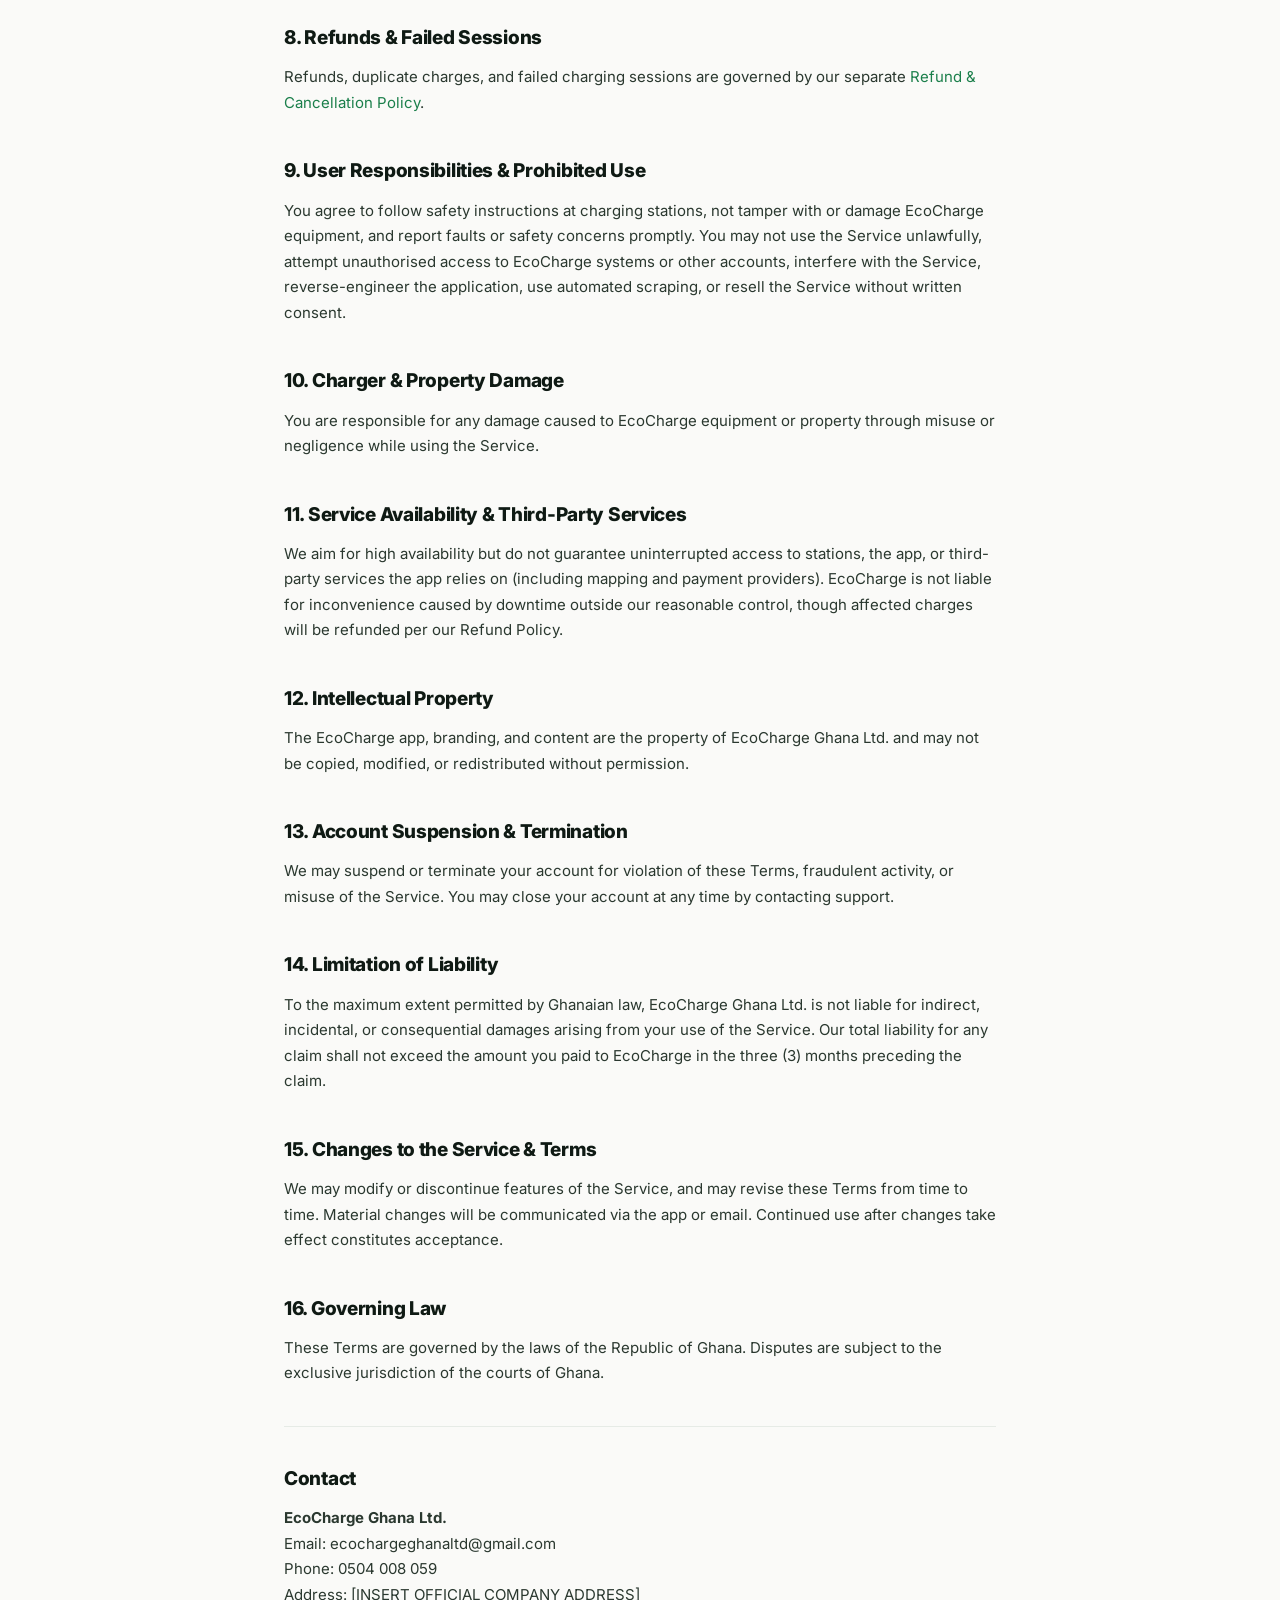
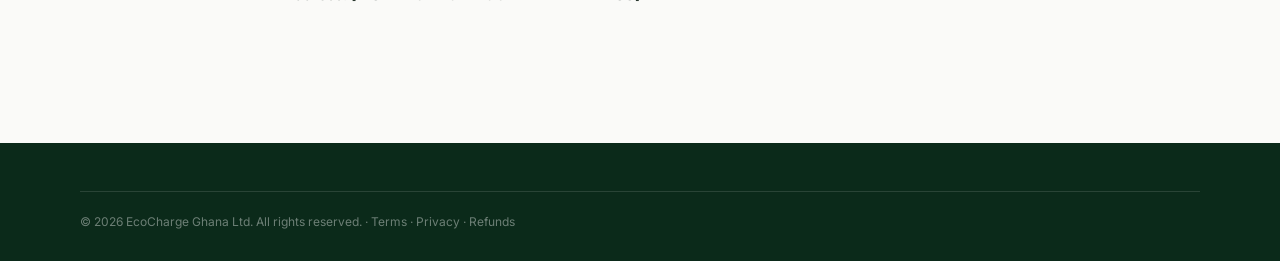
<file: terms.html>
<!DOCTYPE html>
<html lang="en">
<head>
<meta charset="UTF-8">
<meta name="viewport" content="width=device-width, initial-scale=1.0">
<title>Terms &amp; Conditions — EcoCharge Ghana Ltd.</title>
<meta name="description" content="Terms and Conditions governing use of the EcoCharge Ghana mobile application and charging services.">
<link rel="stylesheet" href="style.css">
</head>
<body>

<header class="site">
  <div class="nav-wrap">
    <a href="index.html" class="brand"><div class="mark">⚡</div><div class="name">EcoCharge<span class="sub">GHANA</span></div></a>
    <button class="nav-toggle" aria-label="Toggle menu" onclick="document.querySelector('nav.links').classList.toggle('open')"><span></span><span></span><span></span></button>
    <nav class="links">
      <a href="index.html">Home</a><a href="index.html#about">About</a><a href="index.html#mission">Mission</a>
      <a href="faq.html">FAQ</a><a href="terms.html" class="active">Terms</a><a href="privacy.html">Privacy</a>
      <a href="refund.html">Refunds</a><a href="contact.html">Contact</a>
    </nav>
    <a href="contact.html" class="btn btn-primary" style="margin-left:16px;">Get in Touch</a>
  </div>
</header>

<main class="page">
  <h1 class="page-title">Terms &amp; Conditions</h1>
  <p class="subtitle">Last updated: [INSERT PUBLICATION DATE]</p>

  <section class="block">
    <p>By creating an account or using the EcoCharge Ghana mobile application ("Service"), you agree to be bound by these Terms and Conditions. If you do not agree, please do not use the Service. These Terms are between you and EcoCharge Ghana Ltd. ("EcoCharge", "we", "us").</p>
  </section>

  <section class="block">
    <h2>1. Eligibility</h2>
    <p>You must be at least 18 years of age and legally capable of entering into a binding contract under the laws of the Republic of Ghana to use the Service.</p>
  </section>

  <section class="block">
    <h2>2. Account Creation &amp; Security</h2>
    <p>You agree to provide accurate registration information and to keep your account credentials confidential. You are responsible for all activity that occurs under your account. Notify us immediately if you suspect unauthorised use.</p>
  </section>

  <section class="block">
    <h2>3. Vehicle Registration</h2>
    <p>You may register vehicles to your account for charging compatibility, range estimation, and history purposes. You are responsible for the accuracy of vehicle information you provide.</p>
  </section>

  <section class="block">
    <h2>4. App Usage</h2>
    <p>The EcoCharge app allows you to find charging stations, view charger availability, reserve chargers, start charging sessions, make payments, manage your wallet, view charging history, register vehicles, plan routes, and (where subscribed) manage EcoCharge Home+ features. You agree to use the Service only for its intended purpose.</p>
  </section>

  <section class="block">
    <h2>5. Charging Services &amp; Stations</h2>
    <p>Charging sessions begin when you activate a charger via the app. Sessions are billed based on actual energy consumed (kWh) at the applicable tariff rate. An idle fee may apply after a grace period if your vehicle remains connected but is no longer charging. Charger availability is shown on a best-effort, near-real-time basis and is not guaranteed at the moment of your arrival.</p>
  </section>

  <section class="block">
    <h2>6. Reservations</h2>
    <p>Reservations hold a charging bay for a selected time slot. <span class="decision-flag">[DECISION REQUIRED: RESERVATION GRACE PERIOD / NO-SHOW WINDOW]</span> Failure to arrive within the applicable grace period may result in forfeiture of the reservation. Reservations are personal and non-transferable. EcoCharge may cancel a reservation due to equipment failure, emergency maintenance, or events beyond our control.</p>
  </section>

  <section class="block">
    <h2>7. EcoCharge Wallet &amp; Payments</h2>
    <p>The EcoCharge Wallet is a prepaid digital balance used to pay for charging sessions and, where applicable, subscriptions. Wallet funds have no cash value outside the Service and cannot be transferred to other users. Payments are processed by Paystack; EcoCharge does not store your full card details. All prices are in Ghanaian Cedis (GH₵) and are inclusive of applicable taxes unless stated otherwise.</p>
  </section>

  <section class="block">
    <h2>8. Refunds &amp; Failed Sessions</h2>
    <p>Refunds, duplicate charges, and failed charging sessions are governed by our separate <a href="refund.html">Refund &amp; Cancellation Policy</a>.</p>
  </section>

  <section class="block">
    <h2>9. User Responsibilities &amp; Prohibited Use</h2>
    <p>You agree to follow safety instructions at charging stations, not tamper with or damage EcoCharge equipment, and report faults or safety concerns promptly. You may not use the Service unlawfully, attempt unauthorised access to EcoCharge systems or other accounts, interfere with the Service, reverse-engineer the application, use automated scraping, or resell the Service without written consent.</p>
  </section>

  <section class="block">
    <h2>10. Charger &amp; Property Damage</h2>
    <p>You are responsible for any damage caused to EcoCharge equipment or property through misuse or negligence while using the Service.</p>
  </section>

  <section class="block">
    <h2>11. Service Availability &amp; Third-Party Services</h2>
    <p>We aim for high availability but do not guarantee uninterrupted access to stations, the app, or third-party services the app relies on (including mapping and payment providers). EcoCharge is not liable for inconvenience caused by downtime outside our reasonable control, though affected charges will be refunded per our Refund Policy.</p>
  </section>

  <section class="block">
    <h2>12. Intellectual Property</h2>
    <p>The EcoCharge app, branding, and content are the property of EcoCharge Ghana Ltd. and may not be copied, modified, or redistributed without permission.</p>
  </section>

  <section class="block">
    <h2>13. Account Suspension &amp; Termination</h2>
    <p>We may suspend or terminate your account for violation of these Terms, fraudulent activity, or misuse of the Service. You may close your account at any time by contacting support.</p>
  </section>

  <section class="block">
    <h2>14. Limitation of Liability</h2>
    <p>To the maximum extent permitted by Ghanaian law, EcoCharge Ghana Ltd. is not liable for indirect, incidental, or consequential damages arising from your use of the Service. Our total liability for any claim shall not exceed the amount you paid to EcoCharge in the three (3) months preceding the claim.</p>
  </section>

  <section class="block">
    <h2>15. Changes to the Service &amp; Terms</h2>
    <p>We may modify or discontinue features of the Service, and may revise these Terms from time to time. Material changes will be communicated via the app or email. Continued use after changes take effect constitutes acceptance.</p>
  </section>

  <section class="block">
    <h2>16. Governing Law</h2>
    <p>These Terms are governed by the laws of the Republic of Ghana. Disputes are subject to the exclusive jurisdiction of the courts of Ghana.</p>
  </section>

  <div class="divider"></div>

  <section class="block">
    <h2>Contact</h2>
    <p><strong>EcoCharge Ghana Ltd.</strong><br>Email: ecochargeghanaltd@gmail.com<br>Phone: 0504 008 059<br>Address: [INSERT OFFICIAL COMPANY ADDRESS]</p>
  </section>
</main>

<footer class="site">
  <div class="footer-bottom" style="max-width: var(--wide); margin: 0 auto;">© 2026 EcoCharge Ghana Ltd. All rights reserved. · <a href="terms.html" style="color:inherit;">Terms</a> · <a href="privacy.html" style="color:inherit;">Privacy</a> · <a href="refund.html" style="color:inherit;">Refunds</a></div>
</footer>

</body>
</html>
</file>
<file: style.css>
/* ============================================================
   EcoCharge Ghana — Public Website v2
   Design direction: professional Ghanaian clean-energy/tech company.
   Green primary, deep-forest dark sections, clean white sections.
   Minimal rounding (8-10px), no glassmorphism, no heavy gradients.
   Typography: Inter throughout (one clean sans, no serif pairing).
   ============================================================ */

@import url('https://fonts.googleapis.com/css2?family=Inter:wght@400;500;600;700;800;900&display=swap');

:root {
  --bg: #FFFFFF;
  --ink: #0F1A14;
  --green: #1B7F4B;
  --green-dark: #135C38;
  --green-pale: #EAF6EF;
  --forest: #0B2A1A;
  --forest-2: #0E3521;
  --muted: #5B6B62;
  --line: #E6EBE6;
  --card: #FAFBF9;
  --max: 760px;
  --wide: 1120px;
  --radius: 10px;
}

* { box-sizing: border-box; margin: 0; padding: 0; }
html { scroll-behavior: smooth; }
body {
  background: var(--bg);
  color: var(--ink);
  font-family: 'Inter', sans-serif;
  font-size: 16px;
  line-height: 1.7;
  -webkit-font-smoothing: antialiased;
}
a { color: var(--green); text-decoration: none; }
a:hover { text-decoration: underline; }
a:focus-visible, button:focus-visible { outline: 2px solid var(--green); outline-offset: 3px; }
h1, h2, h3 { font-family: 'Inter', sans-serif; font-weight: 800; letter-spacing: -0.015em; color: var(--ink); }
img { max-width: 100%; display: block; }

/* ── NAV ── */
header.site {
  position: sticky; top: 0; z-index: 50;
  background: rgba(255,255,255,0.95);
  backdrop-filter: blur(8px);
  border-bottom: 1px solid var(--line);
}
.nav-wrap {
  max-width: var(--wide); margin: 0 auto;
  display: flex; align-items: center; justify-content: space-between;
  padding: 16px 24px;
}
.brand { display: flex; align-items: center; gap: 9px; }
.brand .mark {
  width: 30px; height: 30px; border-radius: 8px;
  background: var(--green); display: flex; align-items: center; justify-content: center;
  color: #fff; font-size: 14px;
}
.brand .name { font-weight: 800; font-size: 17px; line-height: 1.1; }
.brand .name .sub { display: block; font-size: 9px; font-weight: 700; letter-spacing: 0.12em; color: var(--muted); margin-top: 1px; }

nav.links { display: flex; gap: 24px; align-items: center; }
nav.links a { color: var(--ink); font-weight: 600; font-size: 13.5px; }
nav.links a:hover { color: var(--green); text-decoration: none; }
nav.links a.active { color: var(--green); }

.nav-toggle { display: none; background: none; border: none; cursor: pointer; padding: 6px; }
.nav-toggle span { display: block; width: 20px; height: 2px; background: var(--ink); margin: 5px 0; }

@media (max-width: 860px) {
  nav.links {
    position: absolute; top: 100%; left: 0; right: 0;
    background: var(--bg); border-bottom: 1px solid var(--line);
    flex-direction: column; align-items: flex-start; gap: 0; padding: 6px 0;
    display: none;
  }
  nav.links.open { display: flex; }
  nav.links a { padding: 13px 24px; width: 100%; border-bottom: 1px solid var(--line); }
  .nav-toggle { display: block; }
}

.btn {
  display: inline-flex; align-items: center; gap: 7px;
  font-weight: 700; font-size: 13.5px;
  padding: 11px 20px; border-radius: var(--radius); cursor: pointer; border: 1.5px solid transparent;
}
.btn-primary { background: var(--green); color: #fff; }
.btn-primary:hover { background: var(--green-dark); text-decoration: none; }
.btn-outline { background: transparent; color: var(--ink); border-color: var(--line); }
.btn-outline:hover { border-color: var(--green); color: var(--green); text-decoration: none; }
.btn-white { background: #fff; color: var(--forest); }
.btn-white:hover { background: #f0f0f0; text-decoration: none; }

/* ── HERO ── */
.hero {
  position: relative; overflow: hidden;
  min-height: 480px;
  display: flex; align-items: flex-end;
  background: linear-gradient(160deg, #0B2A1A 0%, #123321 55%, #0B2A1A 100%);
}
.hero-photo-placeholder {
  position: absolute; inset: 0;
  background: repeating-linear-gradient(135deg, rgba(255,255,255,0.03) 0px, rgba(255,255,255,0.03) 2px, transparent 2px, transparent 14px);
  display: flex; align-items: center; justify-content: center;
}
.hero-photo-placeholder .ph-label {
  color: rgba(255,255,255,0.25); font-size: 12px; font-weight: 700; letter-spacing: 0.08em; text-transform: uppercase;
  border: 1.5px dashed rgba(255,255,255,0.2); border-radius: 10px; padding: 10px 18px;
}
.hero-inner {
  position: relative; z-index: 2;
  max-width: var(--wide); margin: 0 auto; width: 100%;
  padding: 60px 24px 48px;
}
.hero-eyebrow {
  display: inline-block; font-size: 11px; font-weight: 800; letter-spacing: 0.1em; text-transform: uppercase;
  color: #8FE0B0; margin-bottom: 16px;
}
.hero h1 {
  color: #fff; font-size: clamp(32px, 5vw, 50px); line-height: 1.08; max-width: 14ch; margin-bottom: 18px;
}
.hero h1 .accent { color: #6FE29C; }
.hero p.lede { color: rgba(255,255,255,0.72); max-width: 52ch; font-size: 16.5px; margin-bottom: 28px; }
.hero .cta-row { display: flex; gap: 12px; flex-wrap: wrap; }

/* ── SECTIONS ── */
section.section { max-width: var(--wide); margin: 0 auto; padding: 64px 24px; }
.section-label { font-size: 11px; font-weight: 800; letter-spacing: 0.1em; text-transform: uppercase; color: var(--green); text-align: center; display: block; margin-bottom: 10px; }
.section-title { font-size: clamp(24px, 3.4vw, 34px); text-align: center; max-width: 30ch; margin: 0 auto 40px; }

.grid-3 { display: grid; grid-template-columns: repeat(3, 1fr); gap: 18px; }
@media (max-width: 760px) { .grid-3 { grid-template-columns: 1fr; } }
.feature-card {
  background: var(--card); border: 1px solid var(--line); border-radius: var(--radius);
  padding: 26px 22px;
}
.feature-card .icon { width: 40px; height: 40px; border-radius: 9px; background: var(--green-pale); display: flex; align-items: center; justify-content: center; font-size: 18px; margin-bottom: 16px; }
.feature-card h3 { font-size: 16px; margin-bottom: 8px; }
.feature-card p { font-size: 13.5px; color: var(--muted); line-height: 1.7; }

/* ── DARK STAT BAND ── */
.stat-band {
  background: var(--forest); border-radius: var(--radius);
  padding: 30px 24px;
  display: grid; grid-template-columns: repeat(4, 1fr); gap: 20px;
  max-width: var(--wide); margin: 0 auto;
}
@media (max-width: 760px) { .stat-band { grid-template-columns: 1fr 1fr; } }
.stat-item { display: flex; align-items: center; gap: 12px; }
.stat-item .stat-icon { color: #6FE29C; font-size: 18px; flex-shrink: 0; }
.stat-item .stat-num { color: #fff; font-weight: 800; font-size: 19px; line-height: 1.2; }
.stat-item .stat-label { color: rgba(255,255,255,0.55); font-size: 11.5px; }

/* ── MISSION SPLIT ── */
.mission-split {
  background: var(--green-pale);
  padding: 64px 24px;
}
.mission-inner { max-width: var(--wide); margin: 0 auto; display: grid; grid-template-columns: 1fr 1fr; gap: 40px; align-items: center; }
@media (max-width: 860px) { .mission-inner { grid-template-columns: 1fr; } }
.mission-inner p { color: #33473C; font-size: 14.5px; margin-bottom: 14px; line-height: 1.8; }
.mission-photo-placeholder {
  aspect-ratio: 4/3; border-radius: var(--radius);
  background: #DCEEE2; border: 1.5px dashed #A9CFB6;
  display: flex; align-items: center; justify-content: center;
  color: #4C7A5D; font-size: 12px; font-weight: 700; letter-spacing: 0.06em; text-transform: uppercase; text-align: center; padding: 20px;
}

/* ── LOWER DARK BAND (where we operate / company / contact) ── */
.lower-band { background: var(--forest); color: #fff; padding: 56px 24px; }
.lower-inner { max-width: var(--wide); margin: 0 auto; display: grid; grid-template-columns: 1fr 1fr 1fr; gap: 36px; }
@media (max-width: 860px) { .lower-inner { grid-template-columns: 1fr; } }
.lower-inner h4 { color: #fff; font-size: 13px; font-weight: 800; letter-spacing: 0.06em; text-transform: uppercase; margin-bottom: 14px; }
.lower-inner p { color: rgba(255,255,255,0.6); font-size: 13.5px; line-height: 1.8; margin-bottom: 14px; }
.region-list { list-style: none; display: grid; grid-template-columns: 1fr 1fr; gap: 6px 14px; }
.region-list li { color: rgba(255,255,255,0.75); font-size: 13px; display: flex; align-items: center; gap: 7px; }
.region-list li::before { content: '✓'; color: #6FE29C; font-weight: 700; }

/* ── MAIN (legal/FAQ pages) ── */
main.page { max-width: var(--max); margin: 0 auto; padding: 0 24px 96px; }
main.page h1.page-title { font-size: clamp(28px, 4.2vw, 38px); margin: 44px 0 8px; }
main.page p.subtitle { color: var(--muted); font-size: 14px; margin-bottom: 36px; }
main.page .decision-flag {
  background: #FFF7E6; border: 1px solid #F3D98B; color: #7A5B00;
  border-radius: 8px; padding: 10px 14px; font-size: 12.5px; font-weight: 700; display: inline-block; margin: 4px 0 14px;
}

section.block { margin-bottom: 40px; }
section.block h2 { font-size: 19px; margin-bottom: 10px; }
section.block p, section.block li { color: #2A382F; font-size: 15px; }
section.block ul { padding-left: 20px; margin-top: 8px; }
section.block li { margin-bottom: 6px; }
.divider { height: 1px; background: var(--line); margin: 36px 0; }

/* ── FAQ ── */
.faq-category { font-size: 12px; font-weight: 800; letter-spacing: 0.08em; text-transform: uppercase; color: var(--green); margin: 30px 0 6px; }
.faq-category:first-of-type { margin-top: 6px; }
details.faq-item { border-bottom: 1px solid var(--line); padding: 16px 0; }
details.faq-item summary { cursor: pointer; font-weight: 700; font-size: 15.5px; list-style: none; display: flex; justify-content: space-between; align-items: center; gap: 12px; }
details.faq-item summary::-webkit-details-marker { display: none; }
details.faq-item summary::after { content: '+'; font-size: 19px; color: var(--green); flex-shrink: 0; font-weight: 400; }
details.faq-item[open] summary::after { content: '–'; }
details.faq-item .faq-a { margin-top: 10px; color: var(--muted); font-size: 14.5px; }

/* ── CONTACT ── */
.contact-grid { display: grid; grid-template-columns: 1fr 1fr; gap: 12px; margin-top: 22px; }
@media (max-width: 600px) { .contact-grid { grid-template-columns: 1fr; } }
.contact-card { background: var(--card); border: 1px solid var(--line); border-radius: var(--radius); padding: 18px; display: flex; gap: 13px; align-items: flex-start; }
.contact-card .icon-wrap { width: 34px; height: 34px; border-radius: 8px; background: var(--green-pale); color: var(--green); display: flex; align-items: center; justify-content: center; flex-shrink: 0; font-size: 15px; }
.contact-card .label { font-size: 10.5px; color: var(--muted); text-transform: uppercase; letter-spacing: 0.05em; margin-bottom: 3px; }
.contact-card .value { font-weight: 700; font-size: 14.5px; }

/* ── FOOTER ── */
footer.site { background: var(--forest); color: rgba(255,255,255,0.7); padding: 48px 24px 28px; }
.footer-inner { max-width: var(--wide); margin: 0 auto; display: grid; grid-template-columns: 1.4fr 1fr 1fr 1fr; gap: 32px; margin-bottom: 36px; }
@media (max-width: 760px) { .footer-inner { grid-template-columns: 1fr 1fr; } }
.footer-inner .brand .name { color: #fff; }
.footer-inner p.desc { font-size: 13px; color: rgba(255,255,255,0.5); margin-top: 12px; line-height: 1.8; max-width: 32ch; }
.footer-col h5 { color: #fff; font-size: 12px; font-weight: 800; letter-spacing: 0.06em; text-transform: uppercase; margin-bottom: 14px; }
.footer-col a { display: block; color: rgba(255,255,255,0.6); font-size: 13.5px; margin-bottom: 10px; }
.footer-col a:hover { color: #6FE29C; text-decoration: none; }
.footer-bottom { max-width: var(--wide); margin: 0 auto; border-top: 1px solid rgba(255,255,255,0.12); padding-top: 20px; font-size: 12px; color: rgba(255,255,255,0.4); }
/* Logo mark — clean badge instead of raw emoji */
.mark {
  background: linear-gradient(135deg, var(--green) 0%, var(--green-dark) 100%);
  color: #fff;
  border-radius: 10px;
  display: flex;
  align-items: center;
  justify-content: center;
  font-size: 18px;
  box-shadow: 0 4px 12px rgba(27,127,75,0.3);
}

/* Softer background instead of pure white */
body {
  background-color: #FAFAF8;
}

/* Give cards depth so sections don't look flat */
.feature-card {
  background: #fff;
  border: 1px solid rgba(15,26,20,0.06);
  box-shadow: 0 2px 10px rgba(15,26,20,0.05);
  transition: transform 0.2s ease, box-shadow 0.2s ease;
}

.feature-card:hover {
  transform: translateY(-3px);
  box-shadow: 0 10px 24px rgba(15,26,20,0.09);
}

.icon {
  width: 56px;
  height: 56px;
  border-radius: 14px;
  display: flex;
  align-items: center;
  justify-content: center;
  background: linear-gradient(135deg, rgba(27,127,75,0.12) 0%, rgba(19,92,56,0.18) 100%);
  margin-bottom: 16px;
}

.icon i {
  font-size: 24px;
  background: linear-gradient(135deg, var(--green) 0%, var(--green-dark) 100%);
  -webkit-background-clip: text;
  -webkit-text-fill-color: transparent;
  background-clip: text;
}
</file>
